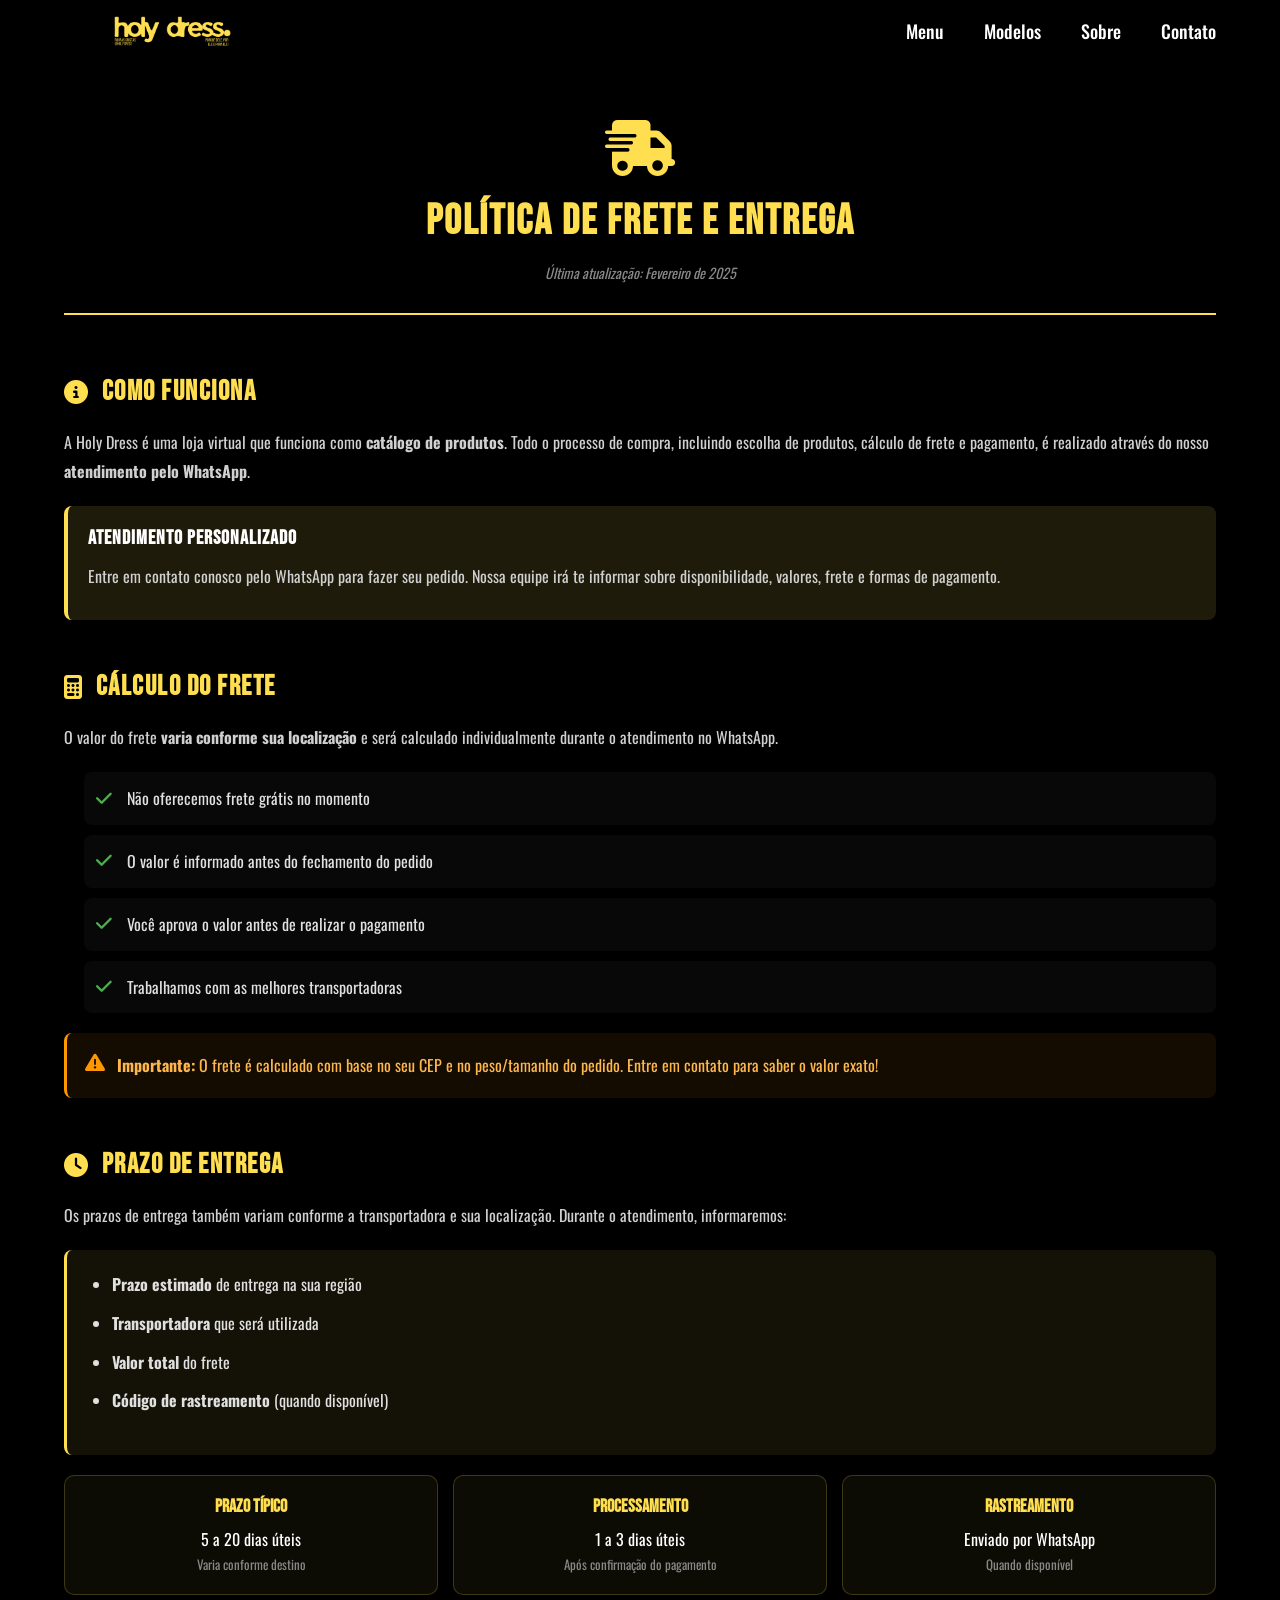
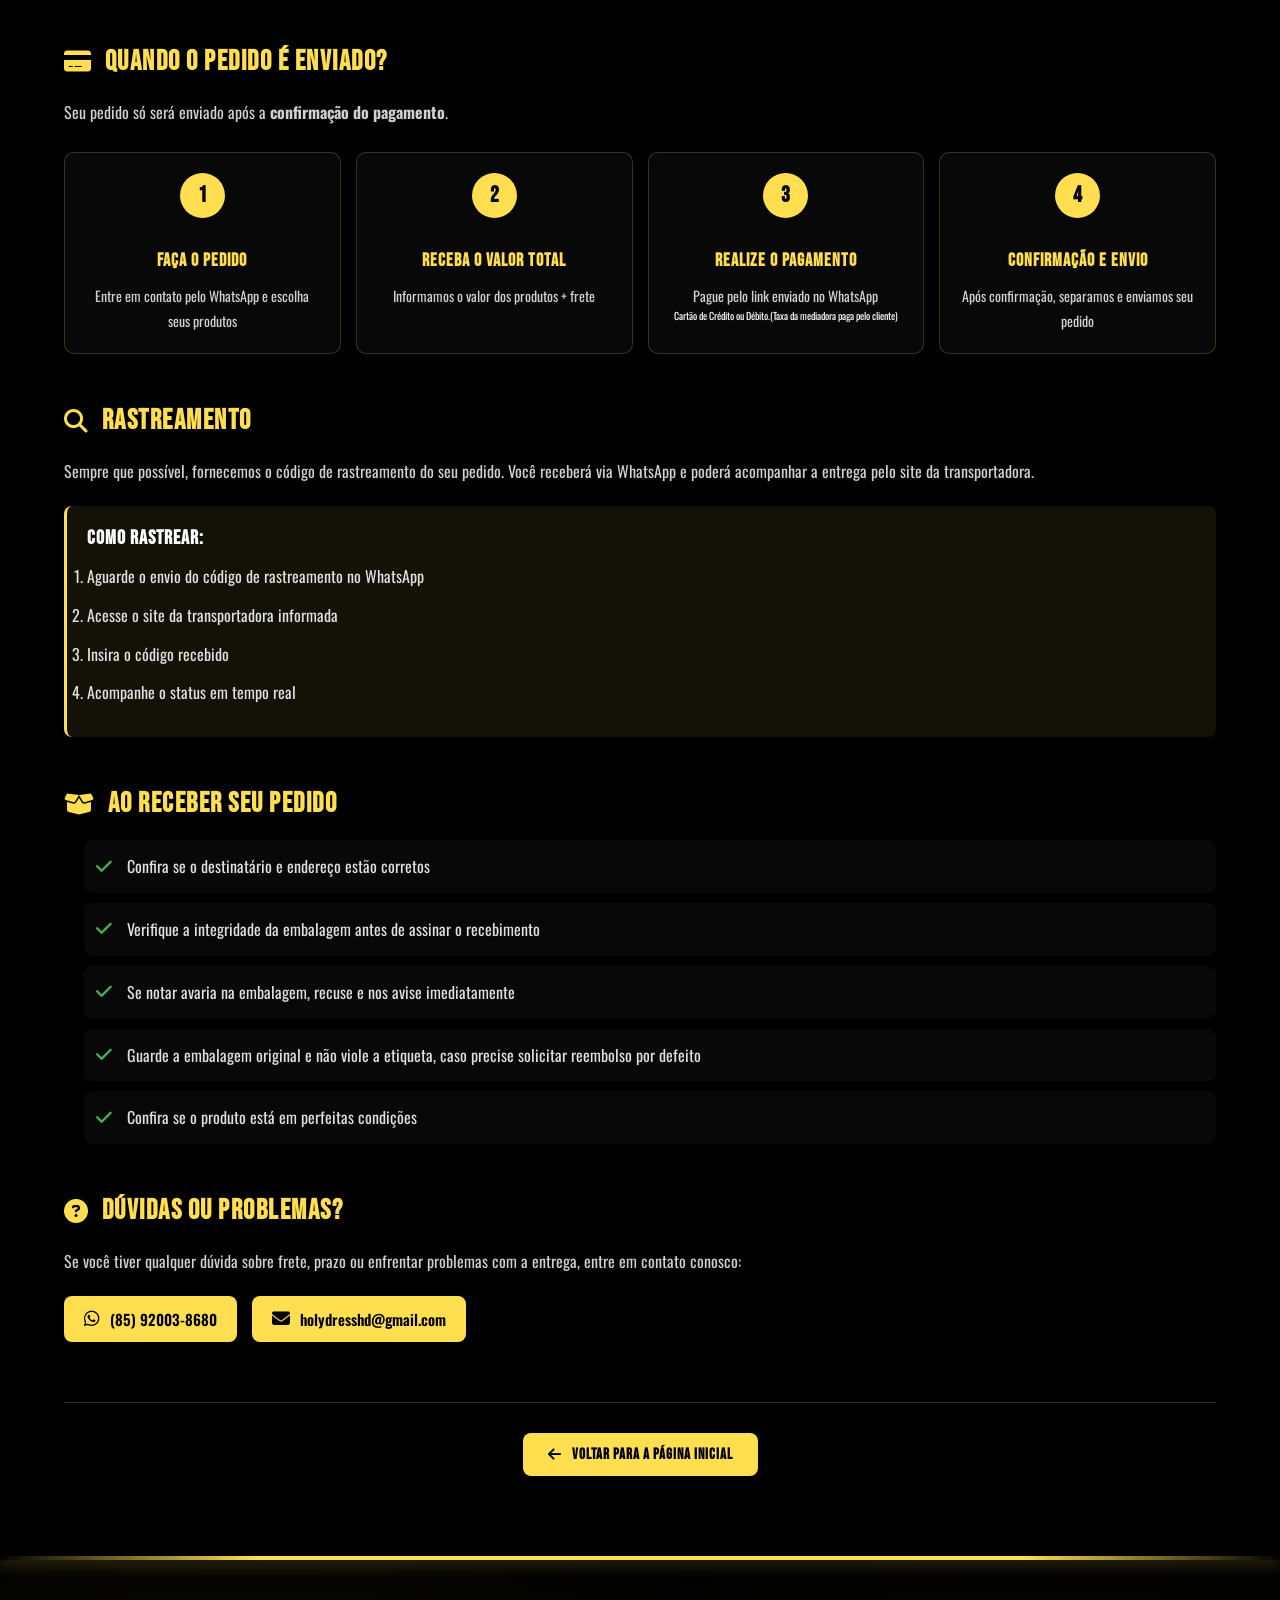
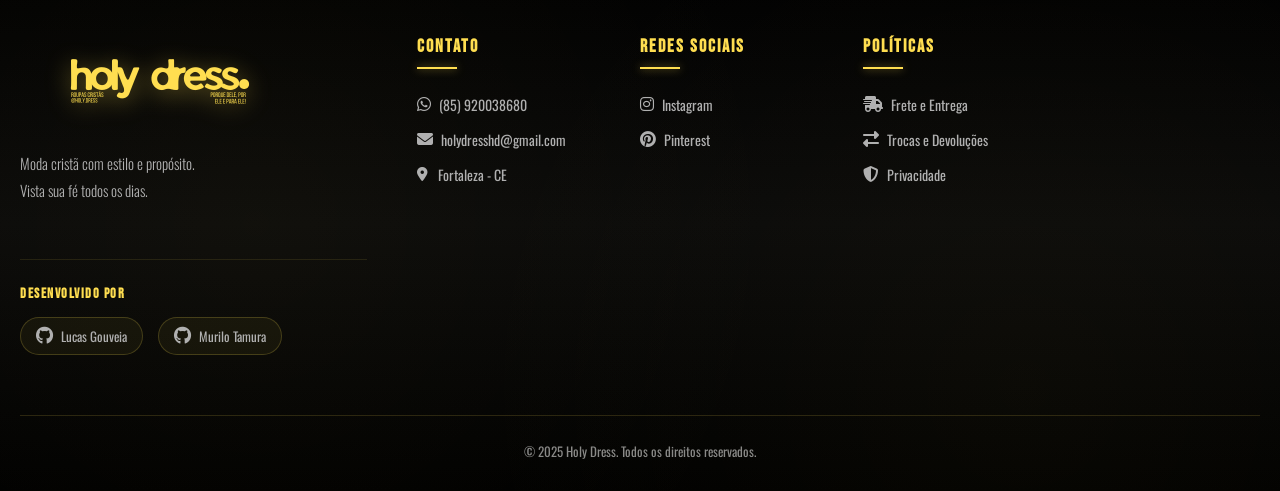
<file: Menu/politica-frete.html>
<!DOCTYPE html>
<html lang="pt-br">

<head>
    <meta charset="UTF-8">
    <meta name="viewport" content="width=device-width, initial-scale=1.0">
    <link rel="stylesheet" href="https://cdnjs.cloudflare.com/ajax/libs/font-awesome/6.5.2/css/all.min.css">
    <link href='https://unpkg.com/boxicons@2.1.4/css/boxicons.min.css' rel='stylesheet'>
    <link rel="stylesheet" href="./styles/header.css">
    <link rel="stylesheet" href="./styles/footer.css">
    <link rel="stylesheet" href="./styles/politicas.css">
    <script src="./scripts/header.js" defer></script>
    <title>Política de Frete - Holy Dress</title>
    <link rel="icon" type="image/png" href="./images/favicon.png">
</head>

<body class="policy-page">
    <header class="dark-header">
        <a href="index.html#menu" class="logo"><img src="./images/logo.png" alt="" height="30px"></a>

        <div class="header-right">
            <i class='bx bx-menu' id="menu-icon"></i>
            
            <nav>
                <a href="index.html#menu">Menu</a>
                <a href="index.html#modelos">Modelos</a>
                <a href="index.html#about">Sobre</a>
                <a href="index.html#contato">Contato</a>
            </nav>
        </div>
    </header>

    <main class="policy-content">
        <div class="policy-container">
            <div class="policy-header">
                <i class="fas fa-shipping-fast policy-icon"></i>
                <h1>Política de Frete e Entrega</h1>
                <p class="policy-date">Última atualização: Fevereiro de 2025</p>
            </div>

            <section class="policy-section">
                <h2><i class="fas fa-info-circle"></i> Como Funciona</h2>
                <p>A Holy Dress é uma loja virtual que funciona como <strong>catálogo de produtos</strong>. Todo o processo de compra, incluindo escolha de produtos, cálculo de frete e pagamento, é realizado através do nosso <strong>atendimento pelo WhatsApp</strong>.</p>
                
                <div class="info-box highlight">
                    <h3>Atendimento Personalizado</h3>
                    <p>Entre em contato conosco pelo WhatsApp para fazer seu pedido. Nossa equipe irá te informar sobre disponibilidade, valores, frete e formas de pagamento.</p>
                </div>
            </section>

            <section class="policy-section">
                <h2><i class="fas fa-calculator"></i> Cálculo do Frete</h2>
                <p>O valor do frete <strong>varia conforme sua localização</strong> e será calculado individualmente durante o atendimento no WhatsApp.</p>
                
                <ul class="checklist">
                    <li><i class="fas fa-check"></i> Não oferecemos frete grátis no momento</li>
                    <li><i class="fas fa-check"></i> O valor é informado antes do fechamento do pedido</li>
                    <li><i class="fas fa-check"></i> Você aprova o valor antes de realizar o pagamento</li>
                    <li><i class="fas fa-check"></i> Trabalhamos com as melhores transportadoras</li>
                </ul>

                <div class="warning-box">
                    <i class="fas fa-exclamation-triangle"></i>
                    <p><strong>Importante:</strong> O frete é calculado com base no seu CEP e no peso/tamanho do pedido. Entre em contato para saber o valor exato!</p>
                </div>
            </section>

            <section class="policy-section">
                <h2><i class="fas fa-clock"></i> Prazo de Entrega</h2>
                <p>Os prazos de entrega também variam conforme a transportadora e sua localização. Durante o atendimento, informaremos:</p>
                
                <div class="info-box">
                    <ul>
                        <li><strong>Prazo estimado</strong> de entrega na sua região</li>
                        <li><strong>Transportadora</strong> que será utilizada</li>
                        <li><strong>Valor total</strong> do frete</li>
                        <li><strong>Código de rastreamento</strong> (quando disponível)</li>
                    </ul>
                </div>

                <div class="region-info">
                    <div class="region-card">
                        <h4>Prazo Típico</h4>
                        <p>5 a 20 dias úteis</p>
                        <small style="color: #888; font-size: 13px;">Varia conforme destino</small>
                    </div>
                    <div class="region-card">
                        <h4>Processamento</h4>
                        <p>1 a 3 dias úteis</p>
                        <small style="color: #888; font-size: 13px;">Após confirmação do pagamento</small>
                    </div>
                    <div class="region-card">
                        <h4>Rastreamento</h4>
                        <p>Enviado por WhatsApp</p>
                        <small style="color: #888; font-size: 13px;">Quando disponível</small>
                    </div>
                </div>
            </section>

            <section class="policy-section">
                <h2><i class="fas fa-credit-card"></i> Quando o Pedido é Enviado?</h2>
                <p>Seu pedido só será enviado após a <strong>confirmação do pagamento</strong>.</p>
                
                <div class="steps-container">
                    <div class="step-card">
                        <div class="step-number">1</div>
                        <h3>Faça o Pedido</h3>
                        <p>Entre em contato pelo WhatsApp e escolha seus produtos</p>
                    </div>

                    <div class="step-card">
                        <div class="step-number">2</div>
                        <h3>Receba o Valor Total</h3>
                        <p>Informamos o valor dos produtos + frete</p>
                    </div>

                    <div class="step-card">
                        <div class="step-number">3</div>
                        <h3>Realize o Pagamento</h3>
                        <p>Pague pelo link enviado no WhatsApp</p>
                        <p2>Cartão de Crédito ou Débito.(Taxa da mediadora paga pelo cliente)</p2>
                    </div>

                    <div class="step-card">
                        <div class="step-number">4</div>
                        <h3>Confirmação e Envio</h3>
                        <p>Após confirmação, separamos e enviamos seu pedido</p>
                    </div>
                </div>
            </section>

            <section class="policy-section">
                <h2><i class="fas fa-search"></i> Rastreamento</h2>
                <p>Sempre que possível, fornecemos o código de rastreamento do seu pedido. Você receberá via WhatsApp e poderá acompanhar a entrega pelo site da transportadora.</p>
                
                <div class="info-box">
                    <h3>Como Rastrear:</h3>
                    <ol>
                        <li>Aguarde o envio do código de rastreamento no WhatsApp</li>
                        <li>Acesse o site da transportadora informada</li>
                        <li>Insira o código recebido</li>
                        <li>Acompanhe o status em tempo real</li>
                    </ol>
                </div>
            </section>

            <section class="policy-section">
                <h2><i class="fas fa-box-open"></i> Ao Receber seu Pedido</h2>
                <ul class="checklist">
                    <li><i class="fas fa-check"></i> Confira se o destinatário e endereço estão corretos</li>
                    <li><i class="fas fa-check"></i> Verifique a integridade da embalagem antes de assinar o recebimento</li>
                    <li><i class="fas fa-check"></i> Se notar avaria na embalagem, recuse e nos avise imediatamente</li>
                    <li><i class="fas fa-check"></i> Guarde a embalagem original e não viole a etiqueta, caso precise solicitar reembolso por defeito</li>
                    <li><i class="fas fa-check"></i> Confira se o produto está em perfeitas condições</li>
                </ul>
            </section>

            <section class="policy-section">
                <h2><i class="fas fa-question-circle"></i> Dúvidas ou Problemas?</h2>
                <p>Se você tiver qualquer dúvida sobre frete, prazo ou enfrentar problemas com a entrega, entre em contato conosco:</p>
                
                <div class="contact-info">
                    <a href="https://wa.me/5585920038680" class="contact-link" target="_blank">
                        <i class="fab fa-whatsapp"></i>
                        (85) 92003-8680
                    </a>
                    <a class="contact-link">
                        <i class="fas fa-envelope"></i>
                        holydresshd@gmail.com
                    </a>
                </div>

            </section>

            <div class="back-link">
                <a href="index.html#menu">
                    <i class="fas fa-arrow-left"></i> Voltar para a Página Inicial
                </a>
            </div>
        </div>
    </main>

    <footer class="footer">
        <div class="footer-container">
            
            <!-- Coluna da Marca -->
            <div class="footer-brand">
                <div class="footer-logo-container">
                    <a href="index.html#menu" class="logo"><img src="./images/logo.png" alt="" height="30px"></a>
                    <p class="footer-tagline">
                        Moda cristã com estilo e propósito.<br>
                        Vista sua fé todos os dias.
                    </p>
                </div>
                
                <!-- Seção de Criadores -->
                <div class="footer-creators">
                    <h4>Desenvolvido por</h4>
                    <div class="creators-links">
                        <a href="https://github.com/lucaspgouv" target="_blank" class="creator-link">
                            <i class="fab fa-github"></i>
                            Lucas Gouveia
                        </a>
                        <a href="https://github.com/MuriloTamura" target="_blank" class="creator-link">
                            <i class="fab fa-github"></i>
                            Murilo Tamura
                        </a>
                    </div>
                </div>
            </div>

            <!-- Contato -->
            <div class="footer-col">
                <h3>Contato</h3>
                <ul>
                    <li>
                        <a href="https://wa.me/5585920038680" target="_blank">
                            <i class="fab fa-whatsapp"></i>
                            (85) 920038680
                        </a>
                    </li>
                    <li>
                        <a href="mailto:contato@holydress.com">
                            <i class="fas fa-envelope"></i>
                            holydresshd@gmail.com
                        </a>
                    </li>
                    <li>
                        <i class="fas fa-map-marker-alt"></i>
                        Fortaleza - CE
                    </li>
                </ul>
            </div>

            <!-- Redes Sociais -->
            <div class="footer-col">
                <h3>Redes Sociais</h3>
                <ul>
                    <li>
                        <a href="https://www.instagram.com/holy.dress?igsh=MW1lMXl2MDc5dTJwNA==" target="_blank">
                            <i class="fab fa-instagram"></i>
                            Instagram
                        </a>
                    </li>
                    <li>
                        <a href="https://br.pinterest.com/holydresshd/" target="_blank">
                            <i class="fab fa-pinterest"></i>
                            Pinterest
                        </a>
                    </li>
                </ul>
            </div>

            <!-- Políticas -->
            <div class="footer-col">
                <h3>Políticas</h3>
                <ul>
                    <li>
                        <a href="politica-frete.html">
                            <i class="fas fa-shipping-fast"></i>
                            Frete e Entrega
                        </a>
                    </li>
                    <li>
                        <a href="politica-troca.html">
                            <i class="fas fa-exchange-alt"></i>
                            Trocas e Devoluções
                        </a>
                    </li>
                    <li>
                        <a href="politica-privacidade.html">
                            <i class="fas fa-shield-alt"></i>
                            Privacidade
                        </a>
                    </li>
                </ul>
            </div>

        </div>

        <div class="footer-bottom">
            <p>&copy; 2025 Holy Dress. Todos os direitos reservados.</p>
        </div>
    </footer>
</body>

</html>
</file>
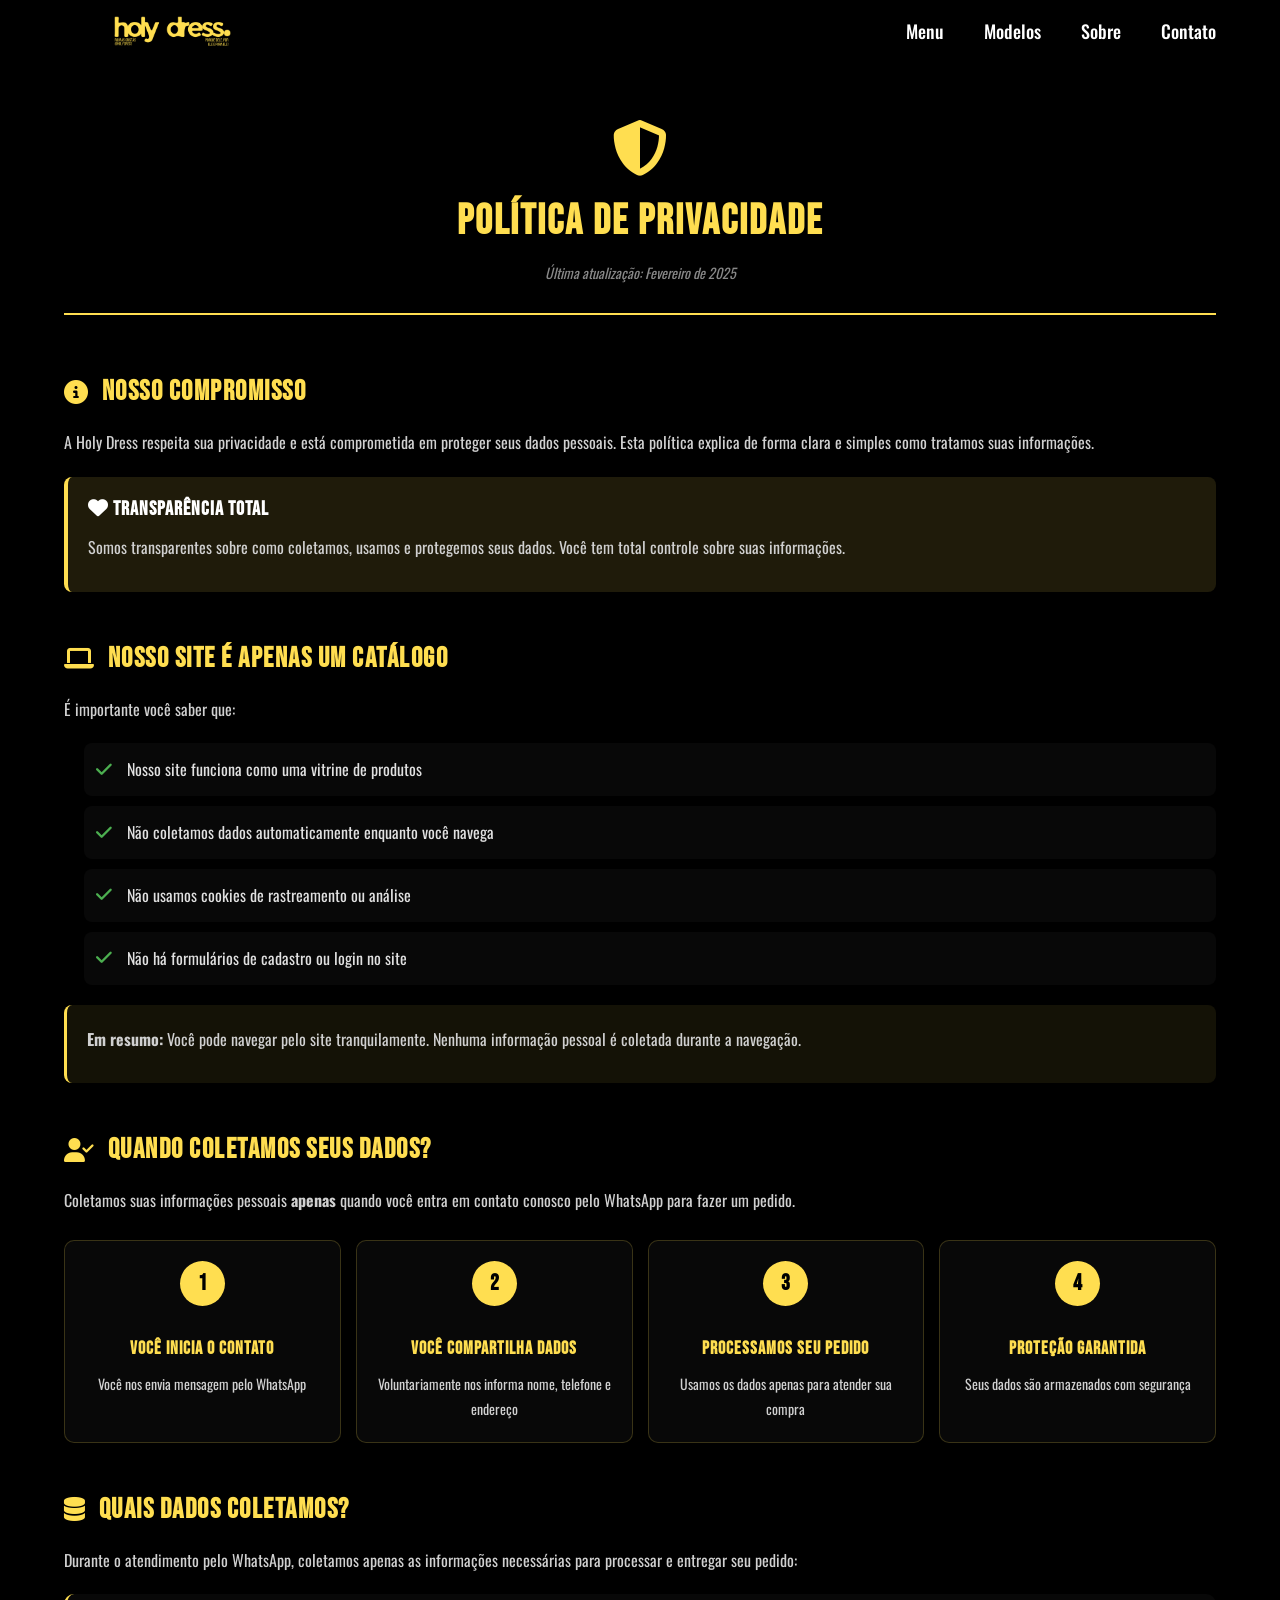
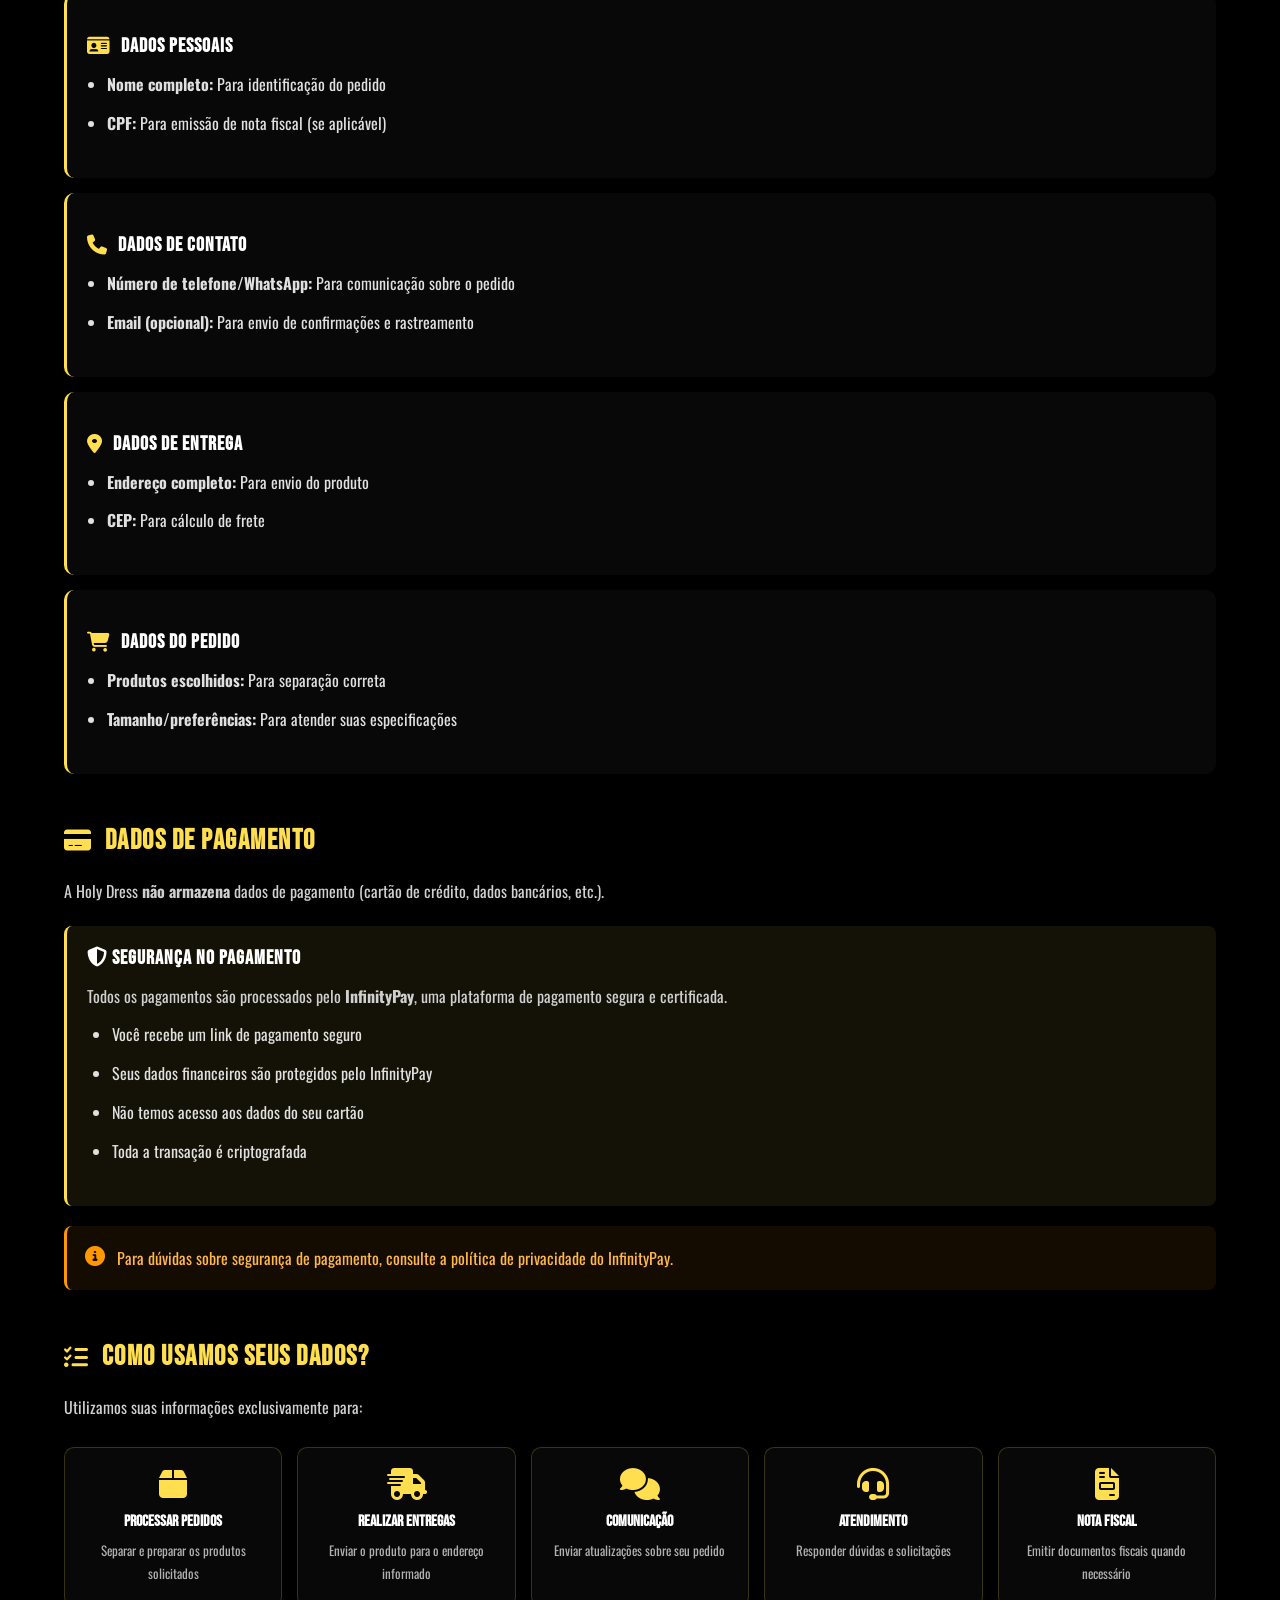
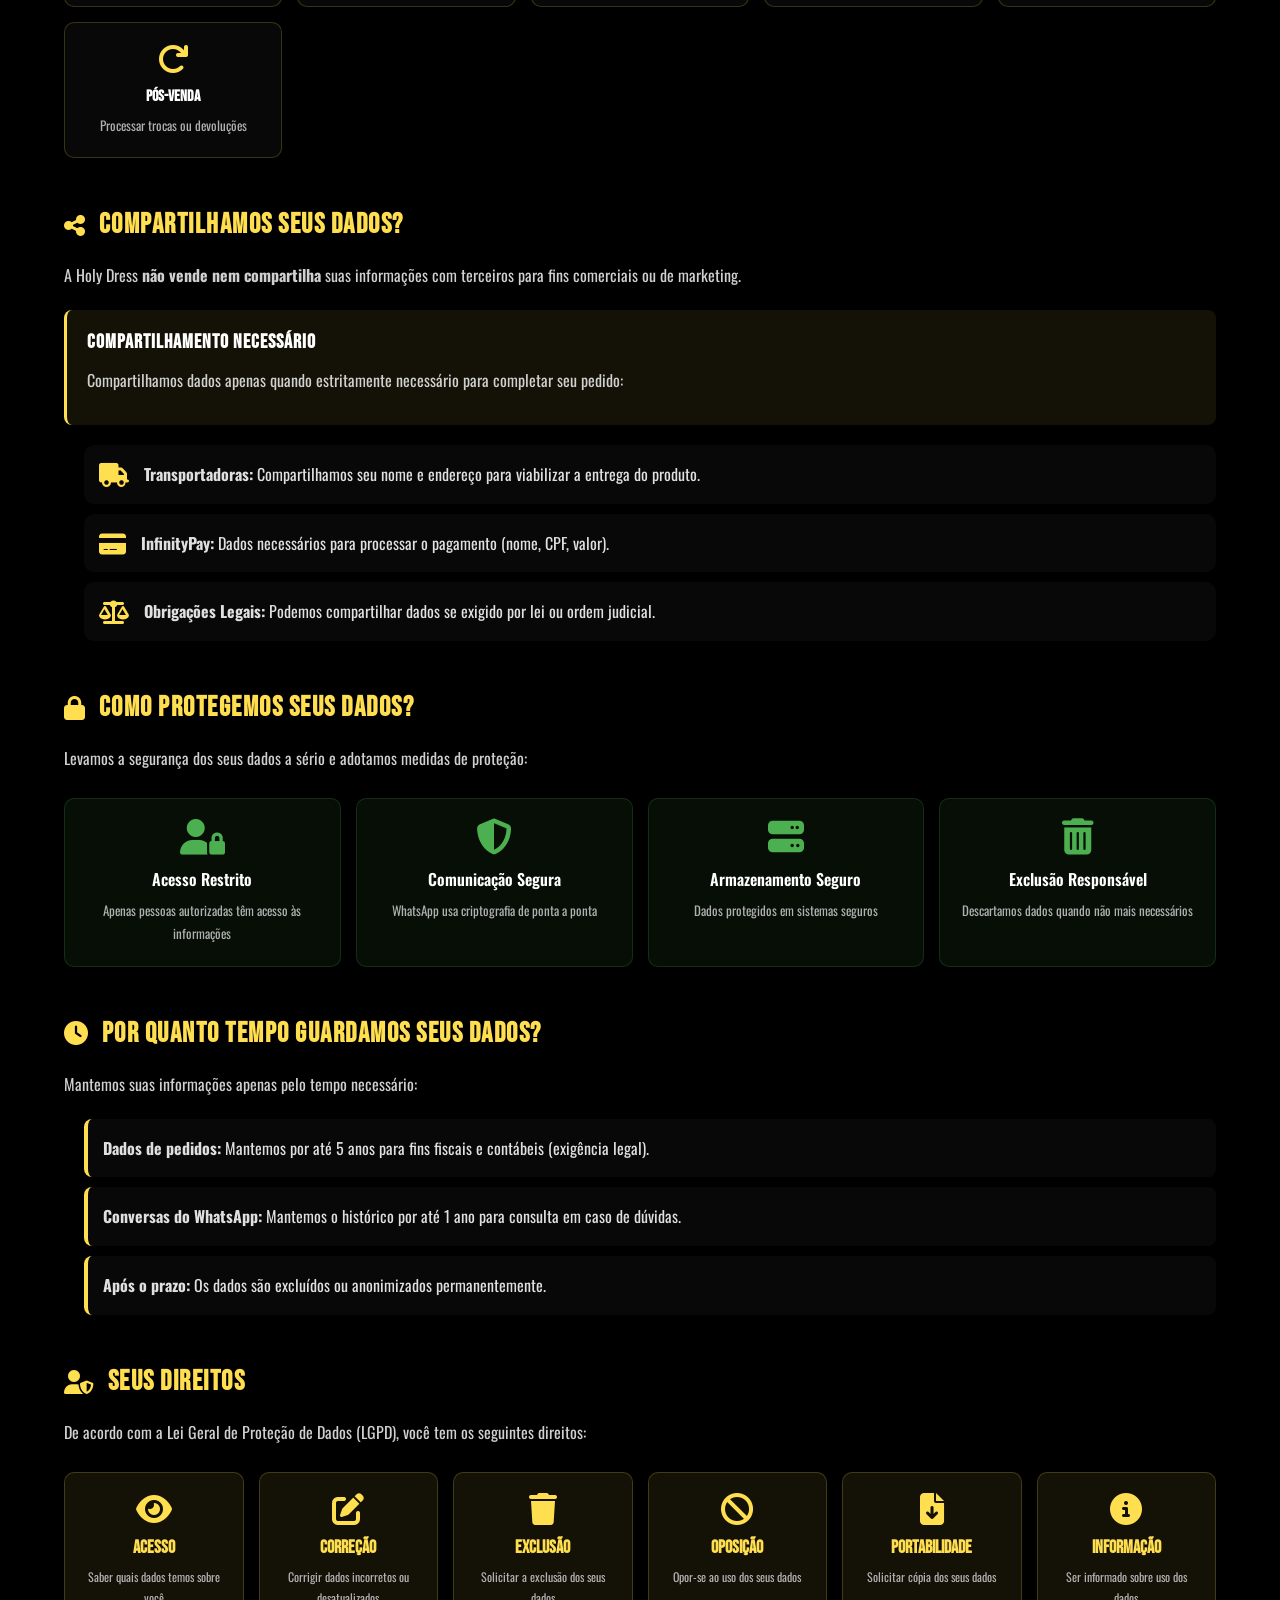
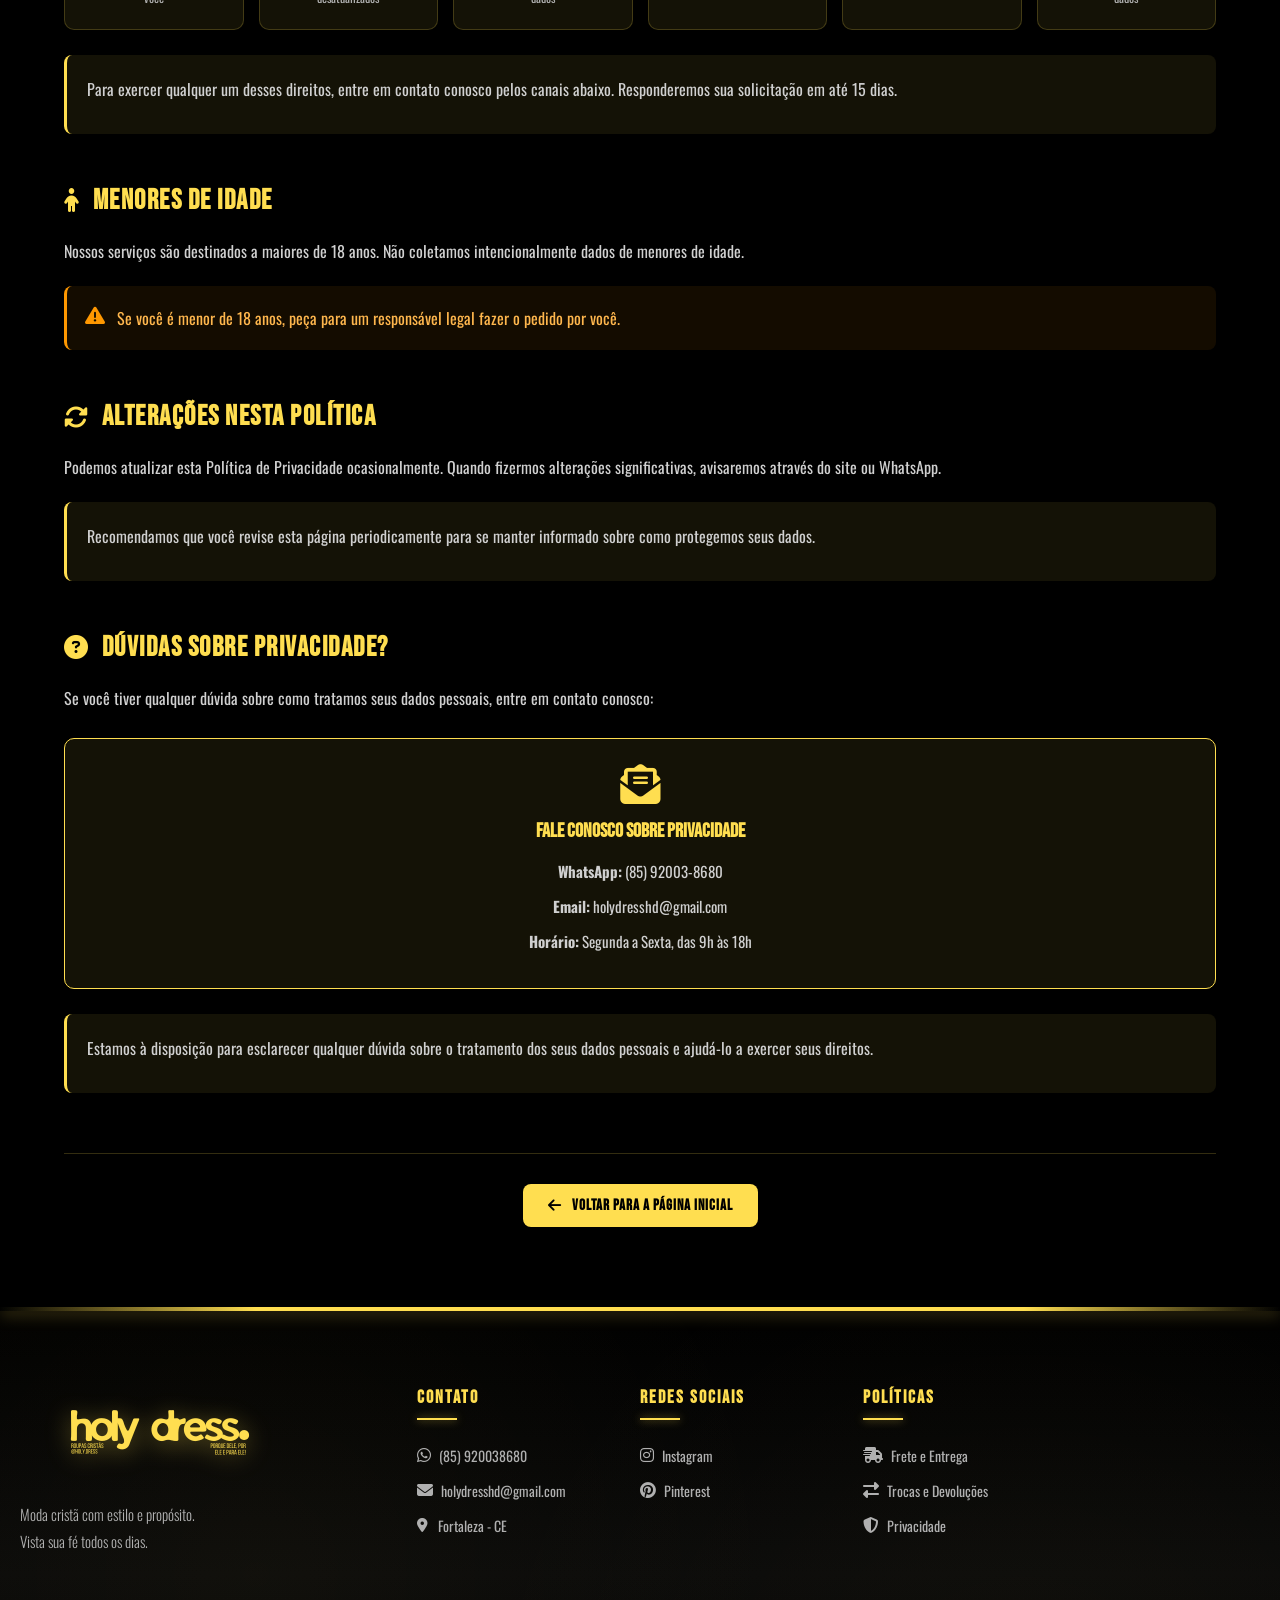
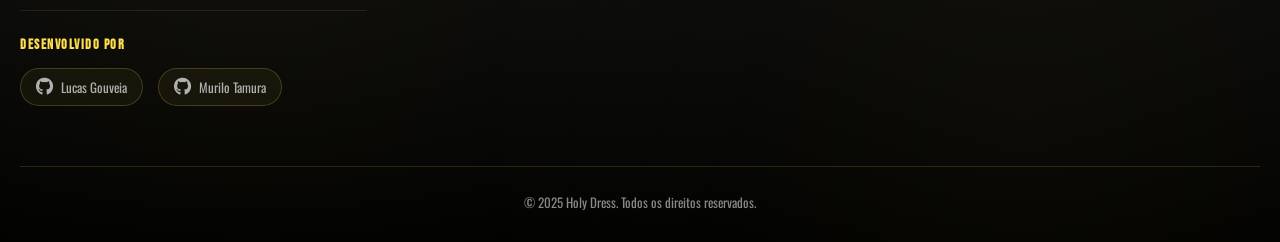
<file: Menu/politica-privacidade.html>
<!DOCTYPE html>
<html lang="pt-br">

<head>
    <meta charset="UTF-8">
    <meta name="viewport" content="width=device-width, initial-scale=1.0">
    <link rel="stylesheet" href="https://cdnjs.cloudflare.com/ajax/libs/font-awesome/6.5.2/css/all.min.css">
    <link href='https://unpkg.com/boxicons@2.1.4/css/boxicons.min.css' rel='stylesheet'>
    <link rel="stylesheet" href="./styles/header.css">
    <link rel="stylesheet" href="./styles/footer.css">
    <link rel="stylesheet" href="./styles/politicas.css">
    <script src="./scripts/header.js" defer></script>
    <title>Política de Privacidade - Holy Dress</title>
    <link rel="icon" type="image/png" href="./images/favicon.png">
</head>

<body class="policy-page">
    <header class="dark-header">
        <a href="index.html#menu" class="logo"><img src="./images/logo.png" alt="" height="30px"></a>

        <div class="header-right">
            <i class='bx bx-menu' id="menu-icon"></i>
            
            <nav>
                <a href="index.html#menu">Menu</a>
                <a href="index.html#modelos">Modelos</a>
                <a href="index.html#about">Sobre</a>
                <a href="index.html#contato">Contato</a>
            </nav>
        </div>
    </header>

    <main class="policy-content">
        <div class="policy-container">
            <div class="policy-header">
                <i class="fas fa-shield-alt policy-icon"></i>
                <h1>Política de Privacidade</h1>
                <p class="policy-date">Última atualização: Fevereiro de 2025</p>
            </div>

            <section class="policy-section">
                <h2><i class="fas fa-info-circle"></i> Nosso Compromisso</h2>
                <p>A Holy Dress respeita sua privacidade e está comprometida em proteger seus dados pessoais. Esta política explica de forma clara e simples como tratamos suas informações.</p>
                
                <div class="info-box highlight">
                    <h3><i class="fas fa-heart"></i> Transparência Total</h3>
                    <p>Somos transparentes sobre como coletamos, usamos e protegemos seus dados. Você tem total controle sobre suas informações.</p>
                </div>
            </section>

            <section class="policy-section">
                <h2><i class="fas fa-laptop"></i> Nosso Site é Apenas um Catálogo</h2>
                <p>É importante você saber que:</p>
                
                <ul class="checklist">
                    <li><i class="fas fa-check"></i> Nosso site funciona como uma vitrine de produtos</li>
                    <li><i class="fas fa-check"></i> Não coletamos dados automaticamente enquanto você navega</li>
                    <li><i class="fas fa-check"></i> Não usamos cookies de rastreamento ou análise</li>
                    <li><i class="fas fa-check"></i> Não há formulários de cadastro ou login no site</li>
                </ul>

                <div class="info-box">
                    <p><strong>Em resumo:</strong> Você pode navegar pelo site tranquilamente. Nenhuma informação pessoal é coletada durante a navegação.</p>
                </div>
            </section>

            <section class="policy-section">
                <h2><i class="fas fa-user-check"></i> Quando Coletamos Seus Dados?</h2>
                <p>Coletamos suas informações pessoais <strong>apenas</strong> quando você entra em contato conosco pelo WhatsApp para fazer um pedido.</p>
                
                <div class="steps-container">
                    <div class="step-card">
                        <div class="step-number">1</div>
                        <h3>Você Inicia o Contato</h3>
                        <p>Você nos envia mensagem pelo WhatsApp</p>
                    </div>

                    <div class="step-card">
                        <div class="step-number">2</div>
                        <h3>Você Compartilha Dados</h3>
                        <p>Voluntariamente nos informa nome, telefone e endereço</p>
                    </div>

                    <div class="step-card">
                        <div class="step-number">3</div>
                        <h3>Processamos seu Pedido</h3>
                        <p>Usamos os dados apenas para atender sua compra</p>
                    </div>

                    <div class="step-card">
                        <div class="step-number">4</div>
                        <h3>Proteção Garantida</h3>
                        <p>Seus dados são armazenados com segurança</p>
                    </div>
                </div>
            </section>

            <section class="policy-section">
                <h2><i class="fas fa-database"></i> Quais Dados Coletamos?</h2>
                <p>Durante o atendimento pelo WhatsApp, coletamos apenas as informações necessárias para processar e entregar seu pedido:</p>
                
                <div class="data-category">
                    <h3><i class="fas fa-id-card"></i> Dados Pessoais</h3>
                    <ul>
                        <li><strong>Nome completo:</strong> Para identificação do pedido</li>
                        <li><strong>CPF:</strong> Para emissão de nota fiscal (se aplicável)</li>
                    </ul>
                </div>

                <div class="data-category">
                    <h3><i class="fas fa-phone"></i> Dados de Contato</h3>
                    <ul>
                        <li><strong>Número de telefone/WhatsApp:</strong> Para comunicação sobre o pedido</li>
                        <li><strong>Email (opcional):</strong> Para envio de confirmações e rastreamento</li>
                    </ul>
                </div>

                <div class="data-category">
                    <h3><i class="fas fa-map-marker-alt"></i> Dados de Entrega</h3>
                    <ul>
                        <li><strong>Endereço completo:</strong> Para envio do produto</li>
                        <li><strong>CEP:</strong> Para cálculo de frete</li>
                    </ul>
                </div>

                <div class="data-category">
                    <h3><i class="fas fa-shopping-cart"></i> Dados do Pedido</h3>
                    <ul>
                        <li><strong>Produtos escolhidos:</strong> Para separação correta</li>
                        <li><strong>Tamanho/preferências:</strong> Para atender suas especificações</li>
                    </ul>
                </div>
            </section>

            <section class="policy-section">
                <h2><i class="fas fa-credit-card"></i> Dados de Pagamento</h2>
                <p>A Holy Dress <strong>não armazena</strong> dados de pagamento (cartão de crédito, dados bancários, etc.).</p>
                
                <div class="info-box">
                    <h3><i class="fas fa-shield-alt"></i> Segurança no Pagamento</h3>
                    <p>Todos os pagamentos são processados pelo <strong>InfinityPay</strong>, uma plataforma de pagamento segura e certificada.</p>
                    <ul>
                        <li>Você recebe um link de pagamento seguro</li>
                        <li>Seus dados financeiros são protegidos pelo InfinityPay</li>
                        <li>Não temos acesso aos dados do seu cartão</li>
                        <li>Toda a transação é criptografada</li>
                    </ul>
                </div>

                <div class="warning-box">
                    <i class="fas fa-info-circle"></i>
                    <p>Para dúvidas sobre segurança de pagamento, consulte a política de privacidade do InfinityPay.</p>
                </div>
            </section>

            <section class="policy-section">
                <h2><i class="fas fa-tasks"></i> Como Usamos Seus Dados?</h2>
                <p>Utilizamos suas informações exclusivamente para:</p>
                
                <div class="purpose-grid">
                    <div class="purpose-card">
                        <i class="fas fa-box"></i>
                        <h4>Processar Pedidos</h4>
                        <p>Separar e preparar os produtos solicitados</p>
                    </div>

                    <div class="purpose-card">
                        <i class="fas fa-shipping-fast"></i>
                        <h4>Realizar Entregas</h4>
                        <p>Enviar o produto para o endereço informado</p>
                    </div>

                    <div class="purpose-card">
                        <i class="fas fa-comments"></i>
                        <h4>Comunicação</h4>
                        <p>Enviar atualizações sobre seu pedido</p>
                    </div>

                    <div class="purpose-card">
                        <i class="fas fa-headset"></i>
                        <h4>Atendimento</h4>
                        <p>Responder dúvidas e solicitações</p>
                    </div>

                    <div class="purpose-card">
                        <i class="fas fa-file-invoice"></i>
                        <h4>Nota Fiscal</h4>
                        <p>Emitir documentos fiscais quando necessário</p>
                    </div>

                    <div class="purpose-card">
                        <i class="fas fa-redo"></i>
                        <h4>Pós-venda</h4>
                        <p>Processar trocas ou devoluções</p>
                    </div>
                </div>
            </section>

            <section class="policy-section">
                <h2><i class="fas fa-share-alt"></i> Compartilhamos Seus Dados?</h2>
                <p>A Holy Dress <strong>não vende nem compartilha</strong> suas informações com terceiros para fins comerciais ou de marketing.</p>
                
                <div class="info-box">
                    <h3>Compartilhamento Necessário</h3>
                    <p>Compartilhamos dados apenas quando estritamente necessário para completar seu pedido:</p>
                </div>

                <ul class="sharing-list">
                    <li>
                        <i class="fas fa-truck"></i>
                        <div>
                            <strong>Transportadoras:</strong> Compartilhamos seu nome e endereço para viabilizar a entrega do produto.
                        </div>
                    </li>
                    <li>
                        <i class="fas fa-credit-card"></i>
                        <div>
                            <strong>InfinityPay:</strong> Dados necessários para processar o pagamento (nome, CPF, valor).
                        </div>
                    </li>
                    <li>
                        <i class="fas fa-balance-scale"></i>
                        <div>
                            <strong>Obrigações Legais:</strong> Podemos compartilhar dados se exigido por lei ou ordem judicial.
                        </div>
                    </li>
                </ul>
            </section>

            <section class="policy-section">
                <h2><i class="fas fa-lock"></i> Como Protegemos Seus Dados?</h2>
                <p>Levamos a segurança dos seus dados a sério e adotamos medidas de proteção:</p>
                
                <div class="security-grid">
                    <div class="security-item">
                        <i class="fas fa-user-lock"></i>
                        <h4>Acesso Restrito</h4>
                        <p>Apenas pessoas autorizadas têm acesso às informações</p>
                    </div>

                    <div class="security-item">
                        <i class="fas fa-shield-alt"></i>
                        <h4>Comunicação Segura</h4>
                        <p>WhatsApp usa criptografia de ponta a ponta</p>
                    </div>

                    <div class="security-item">
                        <i class="fas fa-server"></i>
                        <h4>Armazenamento Seguro</h4>
                        <p>Dados protegidos em sistemas seguros</p>
                    </div>

                    <div class="security-item">
                        <i class="fas fa-trash-alt"></i>
                        <h4>Exclusão Responsável</h4>
                        <p>Descartamos dados quando não mais necessários</p>
                    </div>
                </div>
            </section>

            <section class="policy-section">
                <h2><i class="fas fa-clock"></i> Por Quanto Tempo Guardamos Seus Dados?</h2>
                <p>Mantemos suas informações apenas pelo tempo necessário:</p>
                
                <ul class="retention-list">
                    <li>
                        <strong>Dados de pedidos:</strong> Mantemos por até 5 anos para fins fiscais e contábeis (exigência legal).
                    </li>
                    <li>
                        <strong>Conversas do WhatsApp:</strong> Mantemos o histórico por até 1 ano para consulta em caso de dúvidas.
                    </li>
                    <li>
                        <strong>Após o prazo:</strong> Os dados são excluídos ou anonimizados permanentemente.
                    </li>
                </ul>
            </section>

            <section class="policy-section">
                <h2><i class="fas fa-user-shield"></i> Seus Direitos</h2>
                <p>De acordo com a Lei Geral de Proteção de Dados (LGPD), você tem os seguintes direitos:</p>
                
                <div class="rights-container">
                    <div class="right-card">
                        <i class="fas fa-eye"></i>
                        <h4>Acesso</h4>
                        <p>Saber quais dados temos sobre você</p>
                    </div>

                    <div class="right-card">
                        <i class="fas fa-edit"></i>
                        <h4>Correção</h4>
                        <p>Corrigir dados incorretos ou desatualizados</p>
                    </div>

                    <div class="right-card">
                        <i class="fas fa-trash"></i>
                        <h4>Exclusão</h4>
                        <p>Solicitar a exclusão dos seus dados</p>
                    </div>

                    <div class="right-card">
                        <i class="fas fa-ban"></i>
                        <h4>Oposição</h4>
                        <p>Opor-se ao uso dos seus dados</p>
                    </div>

                    <div class="right-card">
                        <i class="fas fa-file-download"></i>
                        <h4>Portabilidade</h4>
                        <p>Solicitar cópia dos seus dados</p>
                    </div>

                    <div class="right-card">
                        <i class="fas fa-info-circle"></i>
                        <h4>Informação</h4>
                        <p>Ser informado sobre uso dos dados</p>
                    </div>
                </div>

                <div class="info-box">
                    <p>Para exercer qualquer um desses direitos, entre em contato conosco pelos canais abaixo. Responderemos sua solicitação em até 15 dias.</p>
                </div>
            </section>

            <section class="policy-section">
                <h2><i class="fas fa-child"></i> Menores de Idade</h2>
                <p>Nossos serviços são destinados a maiores de 18 anos. Não coletamos intencionalmente dados de menores de idade.</p>
                
                <div class="warning-box">
                    <i class="fas fa-exclamation-triangle"></i>
                    <p>Se você é menor de 18 anos, peça para um responsável legal fazer o pedido por você.</p>
                </div>
            </section>

            <section class="policy-section">
                <h2><i class="fas fa-sync-alt"></i> Alterações nesta Política</h2>
                <p>Podemos atualizar esta Política de Privacidade ocasionalmente. Quando fizermos alterações significativas, avisaremos através do site ou WhatsApp.</p>
                
                <div class="info-box">
                    <p>Recomendamos que você revise esta página periodicamente para se manter informado sobre como protegemos seus dados.</p>
                </div>
            </section>

            <section class="policy-section">
                <h2><i class="fas fa-question-circle"></i> Dúvidas sobre Privacidade?</h2>
                <p>Se você tiver qualquer dúvida sobre como tratamos seus dados pessoais, entre em contato conosco:</p>
                
                <div class="contact-dpo">
                    <div class="dpo-info">
                        <i class="fas fa-envelope-open-text"></i>
                        <h4>Fale Conosco sobre Privacidade</h4>
                        <p><strong>WhatsApp:</strong> (85) 92003-8680</p>
                        <p><strong>Email:</strong> holydresshd@gmail.com</p>
                        <p><strong>Horário:</strong> Segunda a Sexta, das 9h às 18h</p>
                    </div>
                </div>

                <div class="info-box">
                    <p>Estamos à disposição para esclarecer qualquer dúvida sobre o tratamento dos seus dados pessoais e ajudá-lo a exercer seus direitos.</p>
                </div>
            </section>

            <div class="back-link">
                <a href="index.html#menu">
                    <i class="fas fa-arrow-left"></i> Voltar para a Página Inicial
                </a>
            </div>
        </div>
    </main>

    <footer class="footer">
        <div class="footer-container">
            
            <!-- Coluna da Marca -->
            <div class="footer-brand">
                <div class="footer-logo-container">
                    <a href="index.html#menu" class="logo"><img src="./images/logo.png" alt="" height="30px"></a>
                    <p class="footer-tagline">
                        Moda cristã com estilo e propósito.<br>
                        Vista sua fé todos os dias.
                    </p>
                </div>
                
                <!-- Seção de Criadores -->
                <div class="footer-creators">
                    <h4>Desenvolvido por</h4>
                    <div class="creators-links">
                        <a href="https://github.com/lucaspgouv" target="_blank" class="creator-link">
                            <i class="fab fa-github"></i>
                            Lucas Gouveia
                        </a>
                        <a href="https://github.com/MuriloTamura" target="_blank" class="creator-link">
                            <i class="fab fa-github"></i>
                            Murilo Tamura
                        </a>
                    </div>
                </div>
            </div>

            <!-- Contato -->
            <div class="footer-col">
                <h3>Contato</h3>
                <ul>
                    <li>
                        <a href="https://wa.me/5585920038680" target="_blank">
                            <i class="fab fa-whatsapp"></i>
                            (85) 920038680
                        </a>
                    </li>
                    <li>
                        <a href="mailto:contato@holydress.com">
                            <i class="fas fa-envelope"></i>
                            holydresshd@gmail.com
                        </a>
                    </li>
                    <li>
                        <i class="fas fa-map-marker-alt"></i>
                        Fortaleza - CE
                    </li>
                </ul>
            </div>

            <!-- Redes Sociais -->
            <div class="footer-col">
                <h3>Redes Sociais</h3>
                <ul>
                    <li>
                        <a href="https://www.instagram.com/holy.dress?igsh=MW1lMXl2MDc5dTJwNA==" target="_blank">
                            <i class="fab fa-instagram"></i>
                            Instagram
                        </a>
                    </li>
                    <li>
                        <a href="https://br.pinterest.com/holydresshd/" target="_blank">
                            <i class="fab fa-pinterest"></i>
                            Pinterest
                        </a>
                    </li>
                </ul>
            </div>

            <!-- Políticas -->
            <div class="footer-col">
                <h3>Políticas</h3>
                <ul>
                    <li>
                        <a href="politica-frete.html">
                            <i class="fas fa-shipping-fast"></i>
                            Frete e Entrega
                        </a>
                    </li>
                    <li>
                        <a href="politica-troca.html">
                            <i class="fas fa-exchange-alt"></i>
                            Trocas e Devoluções
                        </a>
                    </li>
                    <li>
                        <a href="politica-privacidade.html">
                            <i class="fas fa-shield-alt"></i>
                            Privacidade
                        </a>
                    </li>
                </ul>
            </div>

        </div>

        <div class="footer-bottom">
            <p>&copy; 2025 Holy Dress. Todos os direitos reservados.</p>
        </div>
    </footer>
</body>

</html>
</file>
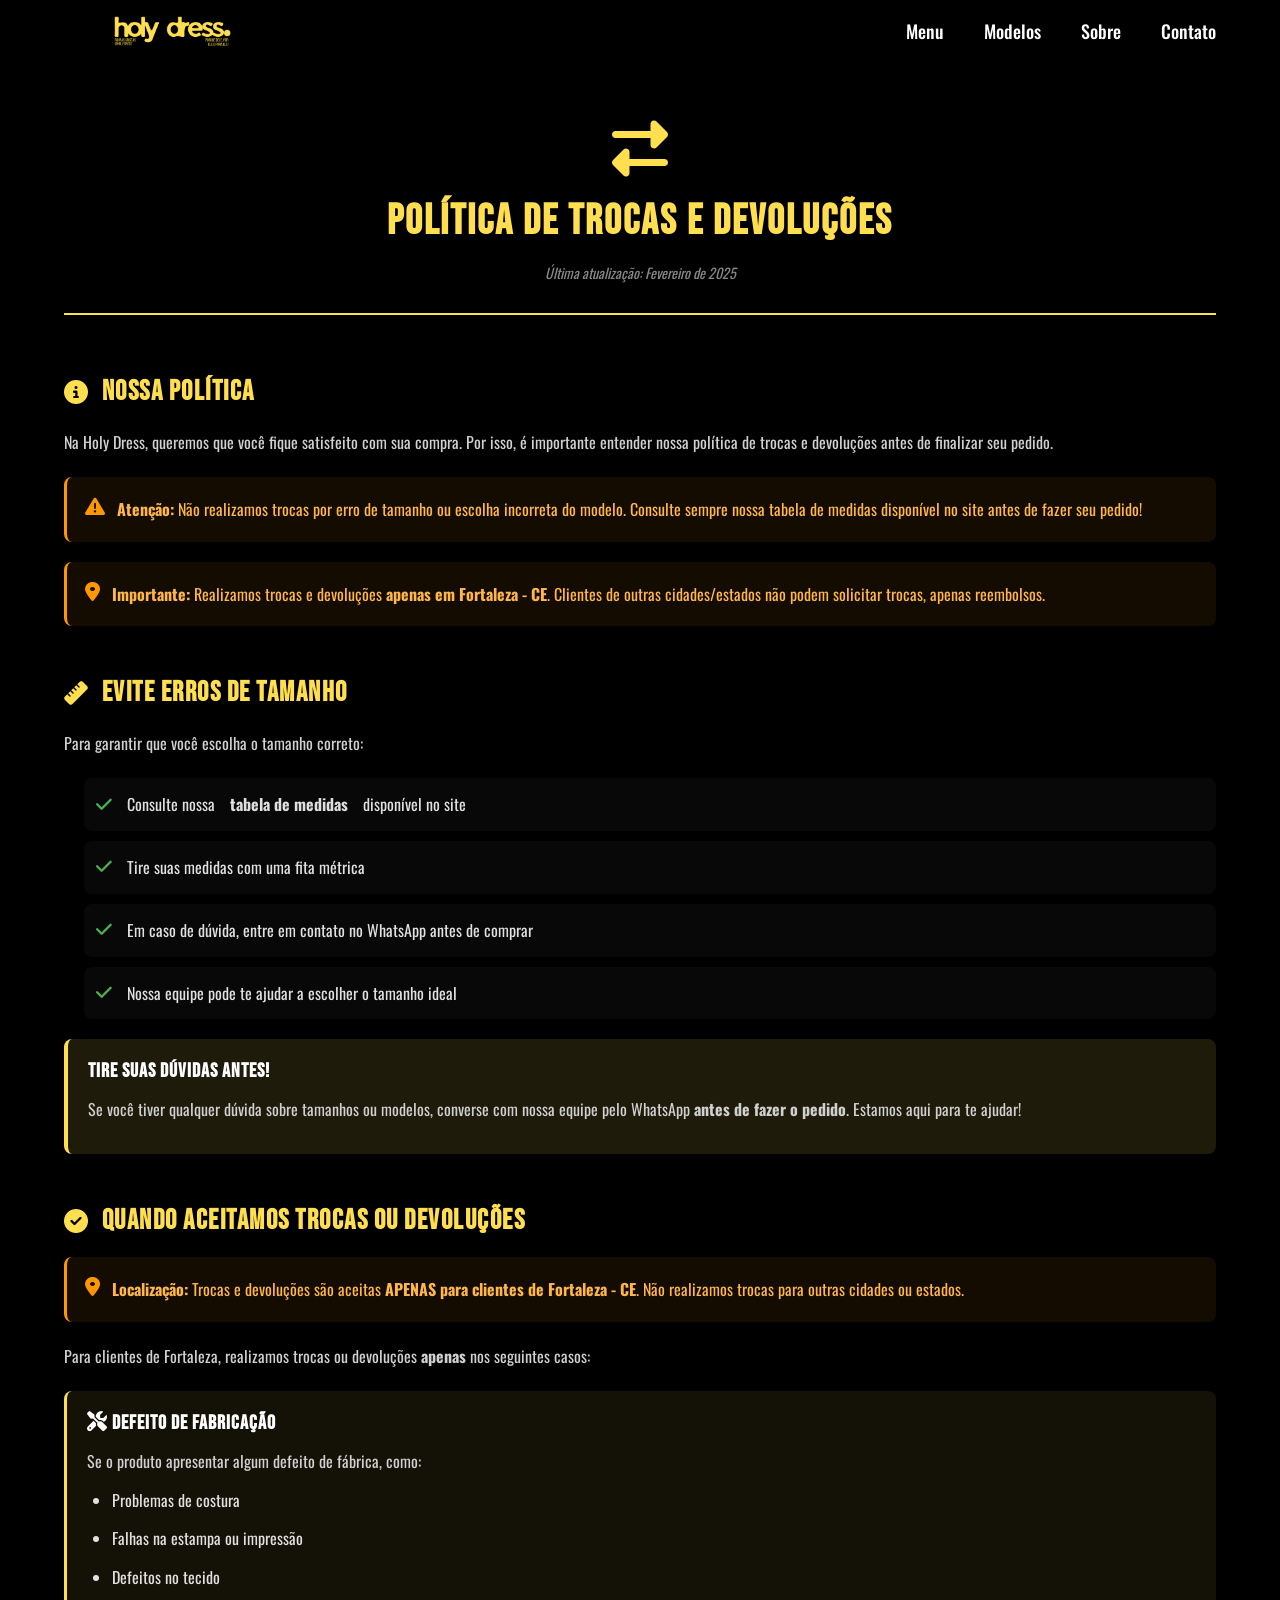
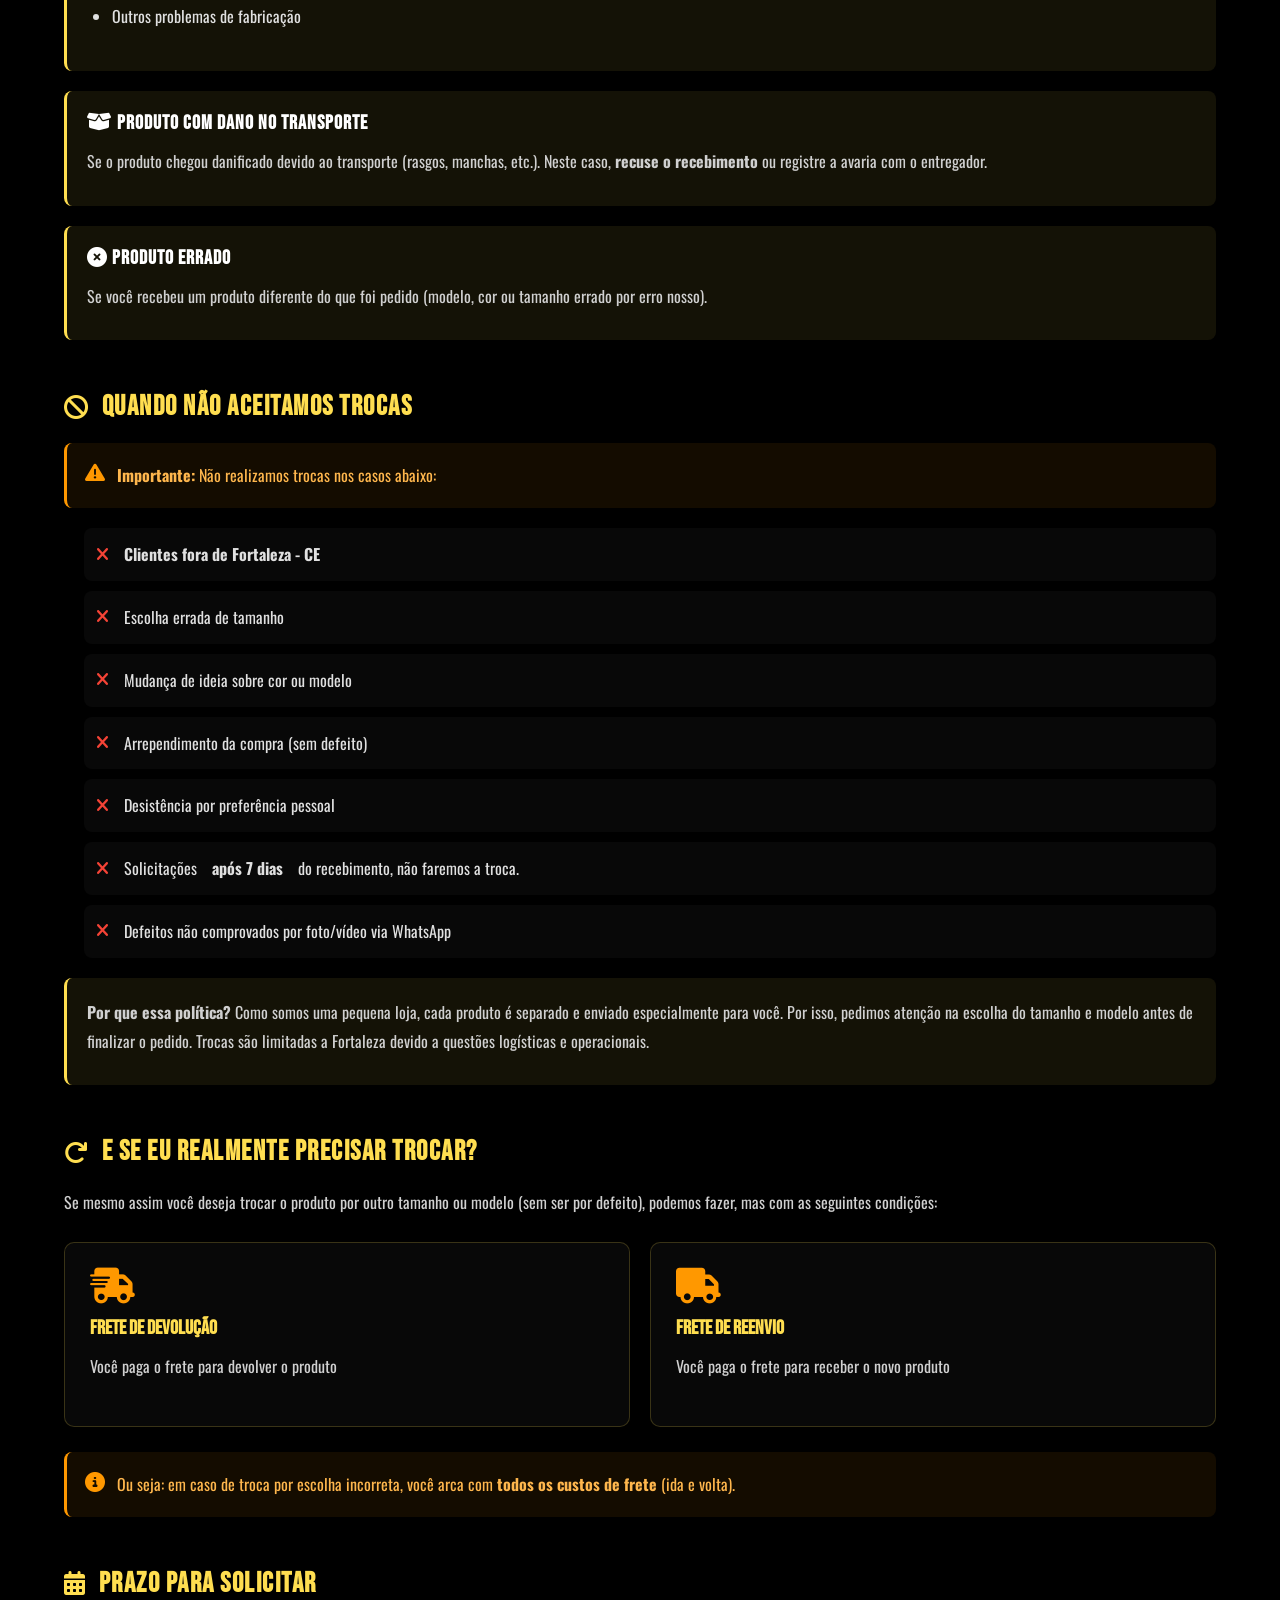
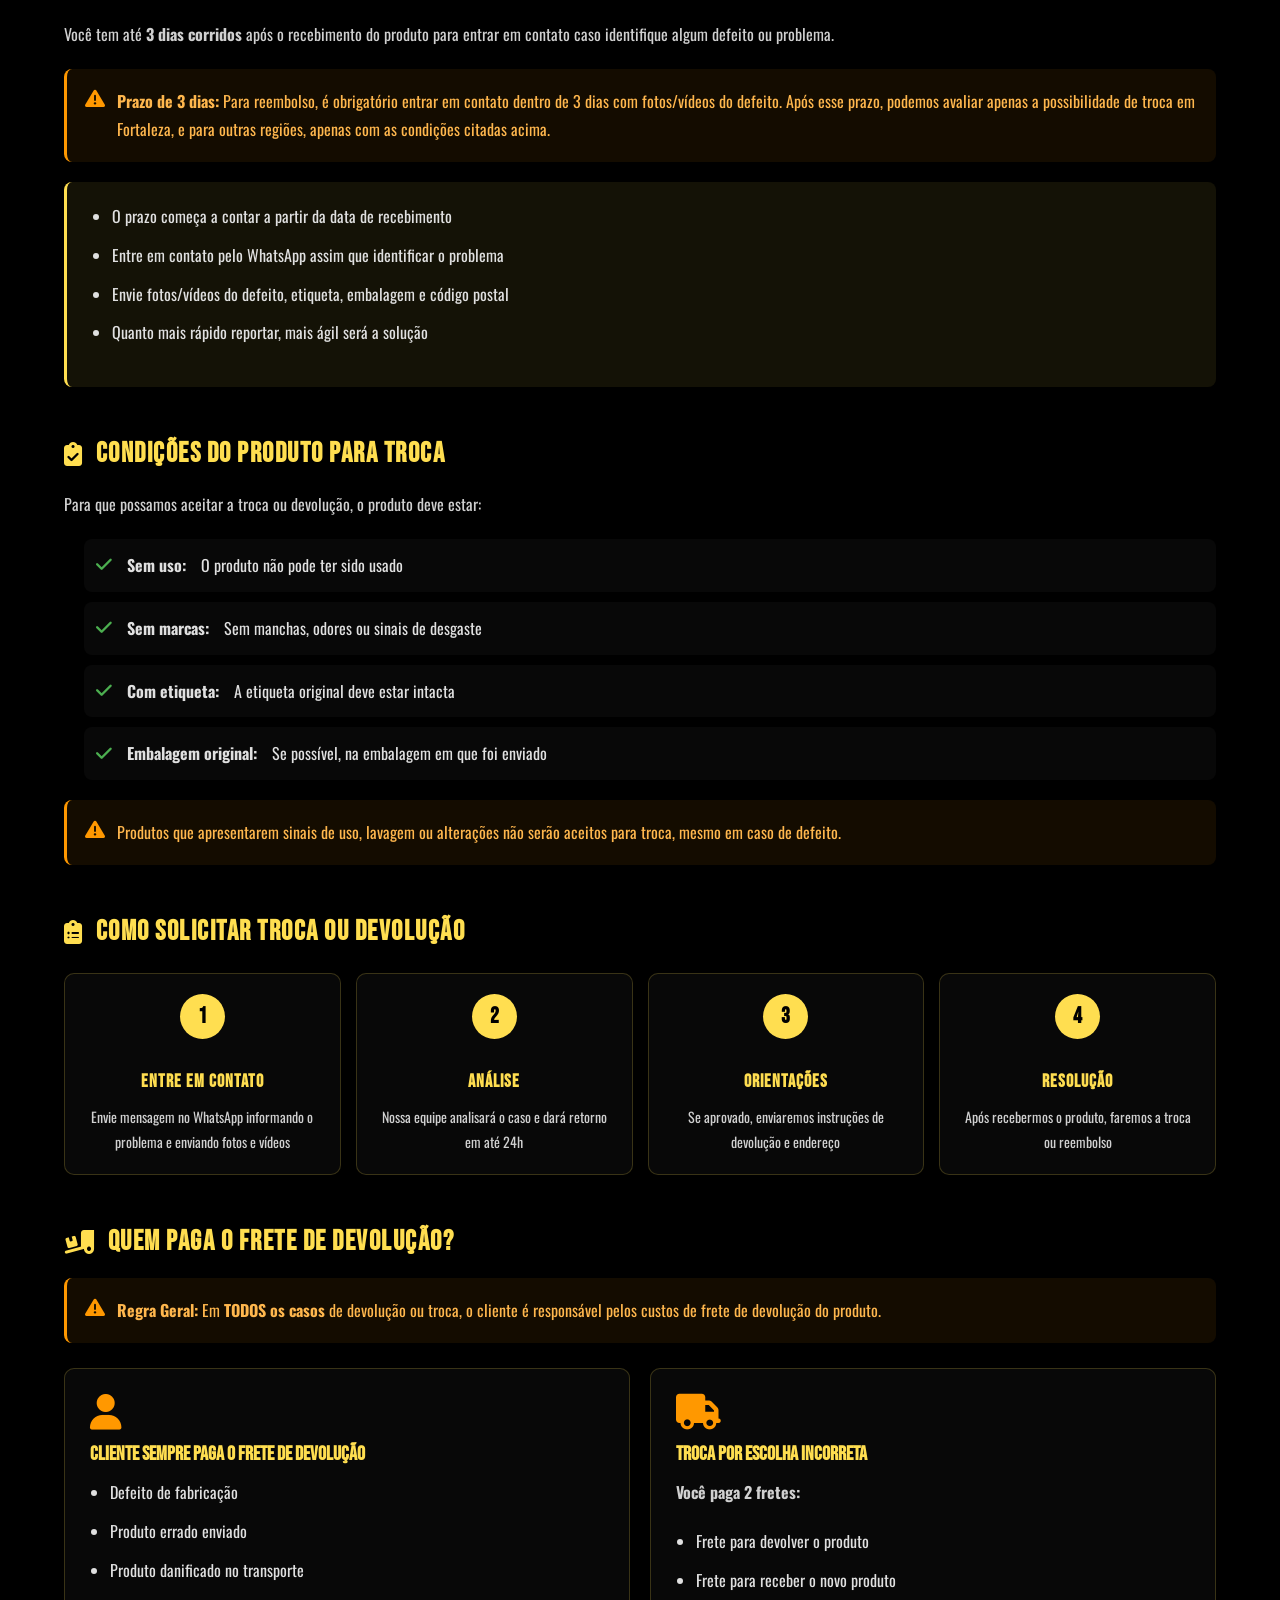
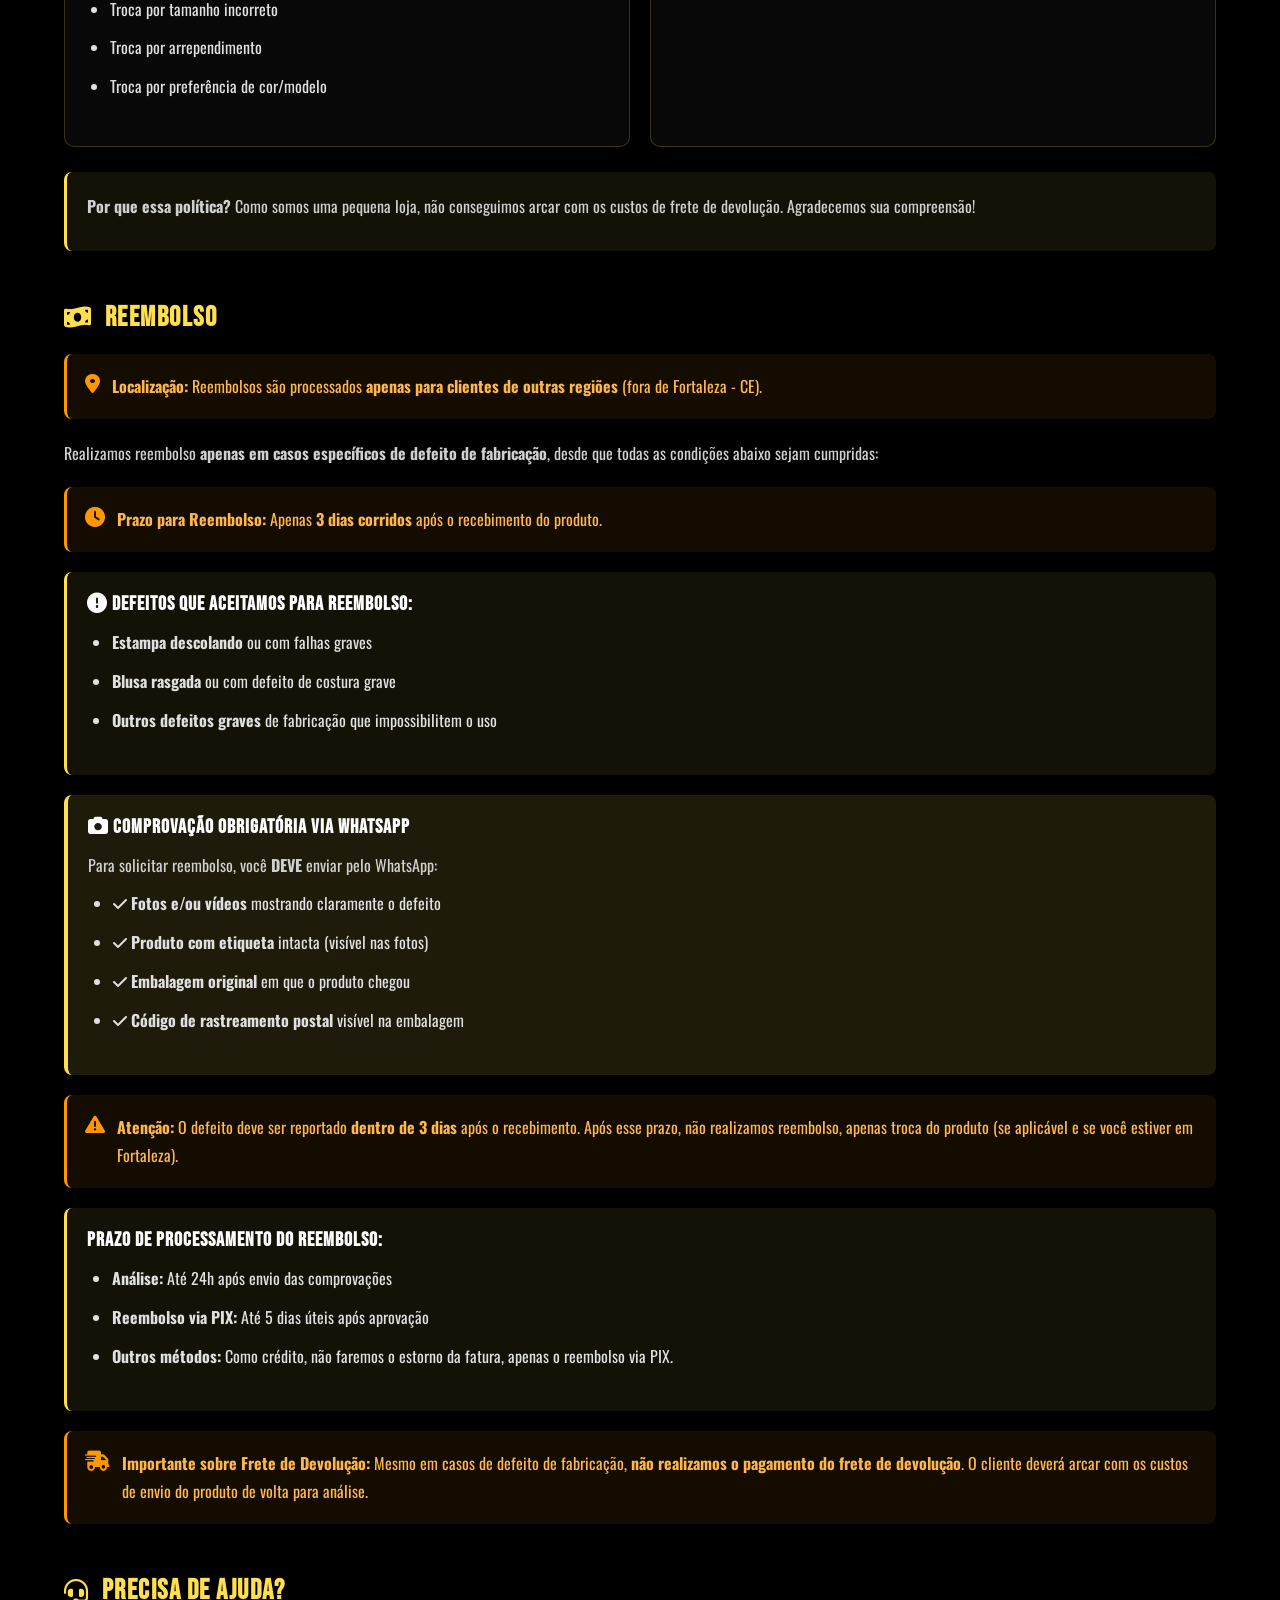
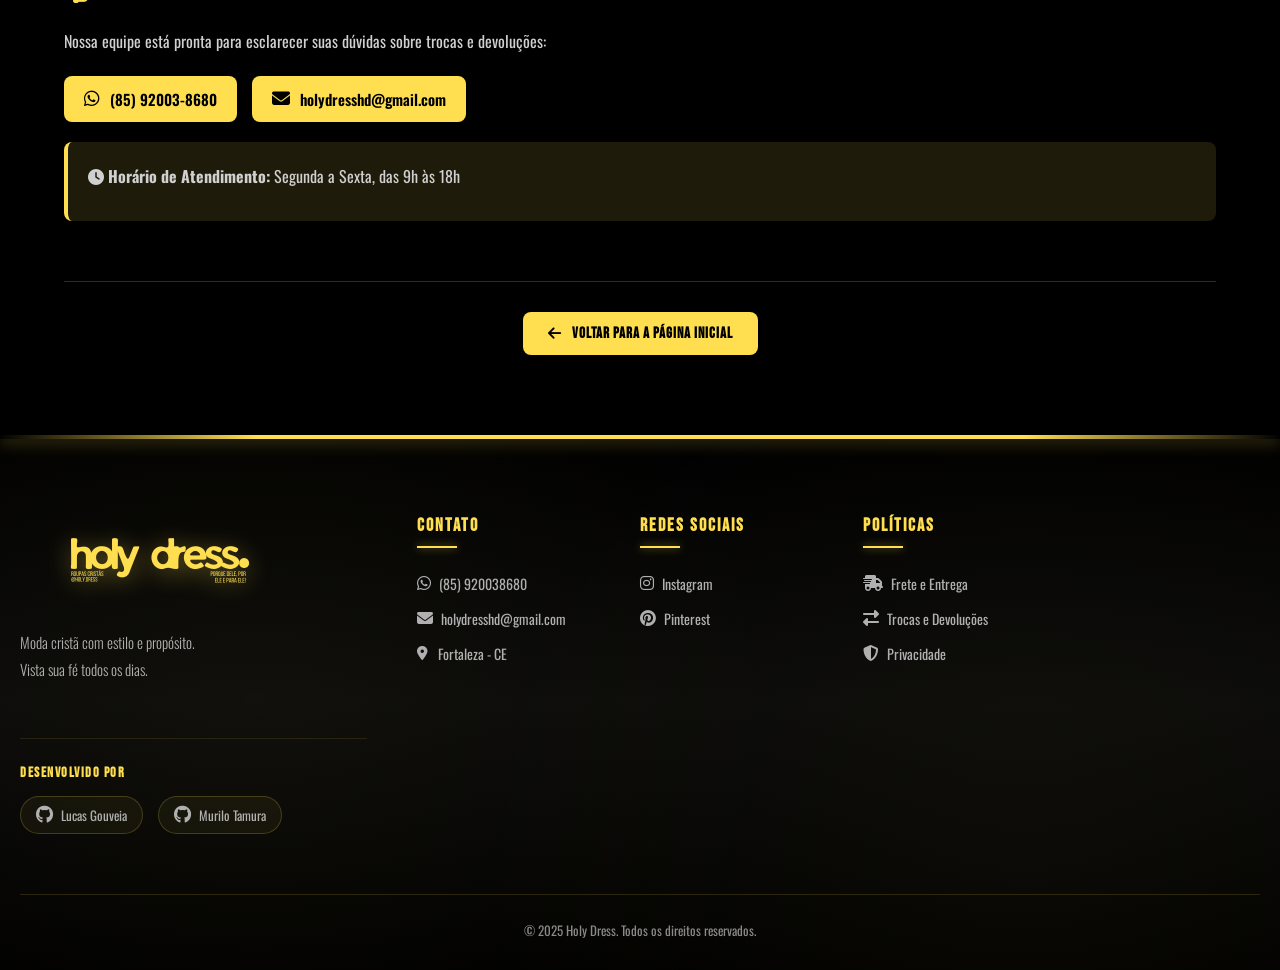
<file: Menu/politica-troca.html>
<!DOCTYPE html>
<html lang="pt-br">

<head>
    <meta charset="UTF-8">
    <meta name="viewport" content="width=device-width, initial-scale=1.0">
    <link rel="stylesheet" href="https://cdnjs.cloudflare.com/ajax/libs/font-awesome/6.5.2/css/all.min.css">
    <link href='https://unpkg.com/boxicons@2.1.4/css/boxicons.min.css' rel='stylesheet'>
    <link rel="stylesheet" href="./styles/header.css">
    <link rel="stylesheet" href="./styles/footer.css">
    <link rel="stylesheet" href="./styles/politicas.css">
    <script src="./scripts/header.js" defer></script>
    <title>Política de Trocas e Devoluções - Holy Dress</title>
    <link rel="icon" type="image/png" href="./images/favicon.png">
</head>

<body class="policy-page">
    <header class="dark-header">
        <a href="index.html#menu" class="logo"><img src="./images/logo.png" alt="" height="30px"></a>

        <div class="header-right">
            <i class='bx bx-menu' id="menu-icon"></i>
            
            <nav>
                <a href="index.html#menu">Menu</a>
                <a href="index.html#modelos">Modelos</a>
                <a href="index.html#about">Sobre</a>
                <a href="index.html#contato">Contato</a>
            </nav>
        </div>
    </header>

    <main class="policy-content">
        <div class="policy-container">
            <div class="policy-header">
                <i class="fas fa-exchange-alt policy-icon"></i>
                <h1>Política de Trocas e Devoluções</h1>
                <p class="policy-date">Última atualização: Fevereiro de 2025</p>
            </div>

            <section class="policy-section">
                <h2><i class="fas fa-info-circle"></i> Nossa Política</h2>
                <p>Na Holy Dress, queremos que você fique satisfeito com sua compra. Por isso, é importante entender nossa política de trocas e devoluções antes de finalizar seu pedido.</p>
                
                <div class="warning-box">
                    <i class="fas fa-exclamation-triangle"></i>
                    <p><strong>Atenção:</strong> Não realizamos trocas por erro de tamanho ou escolha incorreta do modelo. Consulte sempre nossa tabela de medidas disponível no site antes de fazer seu pedido!</p>
                </div>

                <div class="warning-box">
                    <i class="fas fa-map-marker-alt"></i>
                    <p><strong>Importante:</strong> Realizamos trocas e devoluções <strong>apenas em Fortaleza - CE</strong>. Clientes de outras cidades/estados não podem solicitar trocas, apenas reembolsos.</p>
                </div>
            </section>

            <section class="policy-section">
                <h2><i class="fas fa-ruler"></i> Evite Erros de Tamanho</h2>
                <p>Para garantir que você escolha o tamanho correto:</p>
                
                <ul class="checklist">
                    <li><i class="fas fa-check"></i> Consulte nossa <strong>tabela de medidas</strong> disponível no site</li>
                    <li><i class="fas fa-check"></i> Tire suas medidas com uma fita métrica</li>
                    <li><i class="fas fa-check"></i> Em caso de dúvida, entre em contato no WhatsApp antes de comprar</li>
                    <li><i class="fas fa-check"></i> Nossa equipe pode te ajudar a escolher o tamanho ideal</li>
                </ul>

                <div class="info-box highlight">
                    <h3>Tire suas Dúvidas Antes!</h3>
                    <p>Se você tiver qualquer dúvida sobre tamanhos ou modelos, converse com nossa equipe pelo WhatsApp <strong>antes de fazer o pedido</strong>. Estamos aqui para te ajudar!</p>
                </div>
            </section>

            <section class="policy-section">
                <h2><i class="fas fa-check-circle"></i> Quando Aceitamos Trocas ou Devoluções</h2>
                
                <div class="warning-box">
                    <i class="fas fa-map-marker-alt"></i>
                    <p><strong>Localização:</strong> Trocas e devoluções são aceitas <strong>APENAS para clientes de Fortaleza - CE</strong>. Não realizamos trocas para outras cidades ou estados.</p>
                </div>

                <p>Para clientes de Fortaleza, realizamos trocas ou devoluções <strong>apenas</strong> nos seguintes casos:</p>
                
                <div class="info-box">
                    <h3><i class="fas fa-tools"></i> Defeito de Fabricação</h3>
                    <p>Se o produto apresentar algum defeito de fábrica, como:</p>
                    <ul>
                        <li>Problemas de costura</li>
                        <li>Falhas na estampa ou impressão</li>
                        <li>Defeitos no tecido</li>
                        <li>Outros problemas de fabricação</li>
                    </ul>
                </div>

                <div class="info-box">
                    <h3><i class="fas fa-box-open"></i> Produto com Dano no Transporte</h3>
                    <p>Se o produto chegou danificado devido ao transporte (rasgos, manchas, etc.). Neste caso, <strong>recuse o recebimento</strong> ou registre a avaria com o entregador.</p>
                </div>

                <div class="info-box">
                    <h3><i class="fas fa-times-circle"></i> Produto Errado</h3>
                    <p>Se você recebeu um produto diferente do que foi pedido (modelo, cor ou tamanho errado por erro nosso).</p>
                </div>
            </section>

            <section class="policy-section">
                <h2><i class="fas fa-ban"></i> Quando NÃO Aceitamos Trocas</h2>
                
                <div class="warning-box">
                    <i class="fas fa-exclamation-triangle"></i>
                    <p><strong>Importante:</strong> Não realizamos trocas nos casos abaixo:</p>
                </div>

                <ul class="checklist error">
                    <li><i class="fas fa-times"></i> <strong>Clientes fora de Fortaleza - CE</strong></li>
                    <li><i class="fas fa-times"></i> Escolha errada de tamanho</li>
                    <li><i class="fas fa-times"></i> Mudança de ideia sobre cor ou modelo</li>
                    <li><i class="fas fa-times"></i> Arrependimento da compra (sem defeito)</li>
                    <li><i class="fas fa-times"></i> Desistência por preferência pessoal</li>
                    <li><i class="fas fa-times"></i> Solicitações <strong>após 7 dias</strong> do recebimento, não faremos a troca.</li>
                    <li><i class="fas fa-times"></i> Defeitos não comprovados por foto/vídeo via WhatsApp</li>
                </ul>

                <div class="info-box">
                    <p><strong>Por que essa política?</strong> Como somos uma pequena loja, cada produto é separado e enviado especialmente para você. Por isso, pedimos atenção na escolha do tamanho e modelo antes de finalizar o pedido. Trocas são limitadas a Fortaleza devido a questões logísticas e operacionais.</p>
                </div>
            </section>

            <section class="policy-section">
                <h2><i class="fas fa-redo"></i> E se Eu Realmente Precisar Trocar?</h2>
                <p>Se mesmo assim você deseja trocar o produto por outro tamanho ou modelo (sem ser por defeito), podemos fazer, mas com as seguintes condições:</p>
                
                <div class="freight-info">
                    <div class="freight-card">
                        <i class="fas fa-shipping-fast" style="color: #FF9800;"></i>
                        <h4>Frete de Devolução</h4>
                        <p>Você paga o frete para devolver o produto</p>
                    </div>

                    <div class="freight-card">
                        <i class="fas fa-truck" style="color: #FF9800;"></i>
                        <h4>Frete de Reenvio</h4>
                        <p>Você paga o frete para receber o novo produto</p>
                    </div>
                </div>

                <div class="warning-box">
                    <i class="fas fa-info-circle"></i>
                    <p>Ou seja: em caso de troca por escolha incorreta, você arca com <strong>todos os custos de frete</strong> (ida e volta).</p>
                </div>
            </section>

            <section class="policy-section">
                <h2><i class="fas fa-calendar-alt"></i> Prazo para Solicitar</h2>
                <p>Você tem até <strong>3 dias corridos</strong> após o recebimento do produto para entrar em contato caso identifique algum defeito ou problema.</p>
                
                <div class="warning-box">
                    <i class="fas fa-exclamation-triangle"></i>
                    <p><strong>Prazo de 3 dias:</strong> Para reembolso, é obrigatório entrar em contato dentro de 3 dias com fotos/vídeos do defeito. Após esse prazo, podemos avaliar apenas a possibilidade de troca em Fortaleza, e para outras regiões, apenas com as condições citadas acima.</p>
                </div>

                <div class="info-box">
                    <ul>
                        <li>O prazo começa a contar a partir da data de recebimento</li>
                        <li>Entre em contato pelo WhatsApp assim que identificar o problema</li>
                        <li>Envie fotos/vídeos do defeito, etiqueta, embalagem e código postal</li>
                        <li>Quanto mais rápido reportar, mais ágil será a solução</li>
                    </ul>
                </div>
            </section>

            <section class="policy-section">
                <h2><i class="fas fa-clipboard-check"></i> Condições do Produto para Troca</h2>
                <p>Para que possamos aceitar a troca ou devolução, o produto deve estar:</p>
                
                <ul class="checklist">
                    <li><i class="fas fa-check"></i> <strong>Sem uso:</strong> O produto não pode ter sido usado</li>
                    <li><i class="fas fa-check"></i> <strong>Sem marcas:</strong> Sem manchas, odores ou sinais de desgaste</li>
                    <li><i class="fas fa-check"></i> <strong>Com etiqueta:</strong> A etiqueta original deve estar intacta</li>
                    <li><i class="fas fa-check"></i> <strong>Embalagem original:</strong> Se possível, na embalagem em que foi enviado</li>
                </ul>

                <div class="warning-box">
                    <i class="fas fa-exclamation-triangle"></i>
                    <p>Produtos que apresentarem sinais de uso, lavagem ou alterações não serão aceitos para troca, mesmo em caso de defeito.</p>
                </div>
            </section>

            <section class="policy-section">
                <h2><i class="fas fa-clipboard-list"></i> Como Solicitar Troca ou Devolução</h2>
                
                <div class="steps-container">
                    <div class="step-card">
                        <div class="step-number">1</div>
                        <h3>Entre em Contato</h3>
                        <p>Envie mensagem no WhatsApp informando o problema e enviando fotos e vídeos</p>
                    </div>

                    <div class="step-card">
                        <div class="step-number">2</div>
                        <h3>Análise</h3>
                        <p>Nossa equipe analisará o caso e dará retorno em até 24h</p>
                    </div>

                    <div class="step-card">
                        <div class="step-number">3</div>
                        <h3>Orientações</h3>
                        <p>Se aprovado, enviaremos instruções de devolução e endereço</p>
                    </div>

                    <div class="step-card">
                        <div class="step-number">4</div>
                        <h3>Resolução</h3>
                        <p>Após recebermos o produto, faremos a troca ou reembolso</p>
                    </div>
                </div>
            </section>

            <section class="policy-section">
                <h2><i class="fas fa-truck-loading"></i> Quem Paga o Frete de Devolução?</h2>
                
                <div class="warning-box">
                    <i class="fas fa-exclamation-triangle"></i>
                    <p><strong>Regra Geral:</strong> Em <strong>TODOS os casos</strong> de devolução ou troca, o cliente é responsável pelos custos de frete de devolução do produto.</p>
                </div>

                <div class="freight-info">
                    <div class="freight-card">
                        <i class="fas fa-user" style="color: #FF9800;"></i>
                        <h4>Cliente Sempre Paga o Frete de Devolução</h4>
                        <ul>
                            <li>Defeito de fabricação</li>
                            <li>Produto errado enviado</li>
                            <li>Produto danificado no transporte</li>
                            <li>Troca por tamanho incorreto</li>
                            <li>Troca por arrependimento</li>
                            <li>Troca por preferência de cor/modelo</li>
                        </ul>
                    </div>

                    <div class="freight-card">
                        <i class="fas fa-truck" style="color: #FF9800;"></i>
                        <h4>Troca por Escolha Incorreta</h4>
                        <p><strong>Você paga 2 fretes:</strong></p>
                        <ul>
                            <li>Frete para devolver o produto</li>
                            <li>Frete para receber o novo produto</li>
                        </ul>
                    </div>
                </div>

                <div class="info-box">
                    <p><strong>Por que essa política?</strong> Como somos uma pequena loja, não conseguimos arcar com os custos de frete de devolução. Agradecemos sua compreensão!</p>
                </div>
            </section>

            <section class="policy-section">
                <h2><i class="fas fa-money-bill-wave"></i> Reembolso</h2>
                
                <div class="warning-box">
                    <i class="fas fa-map-marker-alt"></i>
                    <p><strong>Localização:</strong> Reembolsos são processados <strong>apenas para clientes de outras regiões</strong> (fora de Fortaleza - CE).</p>
                </div>

                <p>Realizamos reembolso <strong>apenas em casos específicos de defeito de fabricação</strong>, desde que todas as condições abaixo sejam cumpridas:</p>
                
                <div class="warning-box">
                    <i class="fas fa-clock"></i>
                    <p><strong>Prazo para Reembolso:</strong> Apenas <strong>3 dias corridos</strong> após o recebimento do produto.</p>
                </div>

                <div class="info-box">
                    <h3><i class="fas fa-exclamation-circle"></i> Defeitos que Aceitamos para Reembolso:</h3>
                    <ul>
                        <li><strong>Estampa descolando</strong> ou com falhas graves</li>
                        <li><strong>Blusa rasgada</strong> ou com defeito de costura grave</li>
                        <li><strong>Outros defeitos graves</strong> de fabricação que impossibilitem o uso</li>
                    </ul>
                </div>

                <div class="info-box highlight">
                    <h3><i class="fas fa-camera"></i> Comprovação Obrigatória via WhatsApp</h3>
                    <p>Para solicitar reembolso, você <strong>DEVE</strong> enviar pelo WhatsApp:</p>
                    <ul>
                        <li><i class="fas fa-check"></i> <strong>Fotos e/ou vídeos</strong> mostrando claramente o defeito</li>
                        <li><i class="fas fa-check"></i> <strong>Produto com etiqueta</strong> intacta (visível nas fotos)</li>
                        <li><i class="fas fa-check"></i> <strong>Embalagem original</strong> em que o produto chegou</li>
                        <li><i class="fas fa-check"></i> <strong>Código de rastreamento postal</strong> visível na embalagem</li>
                    </ul>
                </div>

                <div class="warning-box">
                    <i class="fas fa-exclamation-triangle"></i>
                    <p><strong>Atenção:</strong> O defeito deve ser reportado <strong>dentro de 3 dias</strong> após o recebimento. Após esse prazo, não realizamos reembolso, apenas troca do produto (se aplicável e se você estiver em Fortaleza).</p>
                </div>

                <div class="info-box">
                    <h3>Prazo de Processamento do Reembolso:</h3>
                    <ul>
                        <li><strong>Análise:</strong> Até 24h após envio das comprovações</li>
                        <li><strong>Reembolso via PIX:</strong> Até 5 dias úteis após aprovação</li>
                        <li><strong>Outros métodos:</strong> Como crédito, não faremos o estorno da fatura, apenas o reembolso via PIX.</li>
                    </ul>
                </div>

                <div class="warning-box">
                    <i class="fas fa-shipping-fast"></i>
                    <p><strong>Importante sobre Frete de Devolução:</strong> Mesmo em casos de defeito de fabricação, <strong>não realizamos o pagamento do frete de devolução</strong>. O cliente deverá arcar com os custos de envio do produto de volta para análise.</p>
                </div>
            </section>

            <section class="policy-section">
                <h2><i class="fas fa-headset"></i> Precisa de Ajuda?</h2>
                <p>Nossa equipe está pronta para esclarecer suas dúvidas sobre trocas e devoluções:</p>
                
                <div class="contact-info">
                    <a href="https://wa.me/5585920038680" class="contact-link" target="_blank">
                        <i class="fab fa-whatsapp"></i>
                        (85) 92003-8680
                    </a>
                    <a class="contact-link">
                        <i class="fas fa-envelope"></i>
                        holydresshd@gmail.com
                    </a>
                </div>

                <div class="info-box highlight">
                    <p><i class="fas fa-clock"></i> <strong>Horário de Atendimento:</strong> Segunda a Sexta, das 9h às 18h</p>
                </div>
            </section>

            <div class="back-link">
                <a href="index.html#menu">
                    <i class="fas fa-arrow-left"></i> Voltar para a Página Inicial
                </a>
            </div>
        </div>
    </main>

    <footer class="footer">
        <div class="footer-container">
            
            <!-- Coluna da Marca -->
            <div class="footer-brand">
                <div class="footer-logo-container">
                    <a href="index.html#menu" class="logo"><img src="./images/logo.png" alt="" height="30px"></a>
                    <p class="footer-tagline">
                        Moda cristã com estilo e propósito.<br>
                        Vista sua fé todos os dias.
                    </p>
                </div>
                
                <!-- Seção de Criadores -->
                <div class="footer-creators">
                    <h4>Desenvolvido por</h4>
                    <div class="creators-links">
                        <a href="https://github.com/lucaspgouv" target="_blank" class="creator-link">
                            <i class="fab fa-github"></i>
                            Lucas Gouveia
                        </a>
                        <a href="https://github.com/MuriloTamura" target="_blank" class="creator-link">
                            <i class="fab fa-github"></i>
                            Murilo Tamura
                        </a>
                    </div>
                </div>
            </div>

            <!-- Contato -->
            <div class="footer-col">
                <h3>Contato</h3>
                <ul>
                    <li>
                        <a href="https://wa.me/5585920038680" target="_blank">
                            <i class="fab fa-whatsapp"></i>
                            (85) 920038680
                        </a>
                    </li>
                    <li>
                        <a href="mailto:contato@holydress.com">
                            <i class="fas fa-envelope"></i>
                            holydresshd@gmail.com
                        </a>
                    </li>
                    <li>
                        <i class="fas fa-map-marker-alt"></i>
                        Fortaleza - CE
                    </li>
                </ul>
            </div>

            <!-- Redes Sociais -->
            <div class="footer-col">
                <h3>Redes Sociais</h3>
                <ul>
                    <li>
                        <a href="https://www.instagram.com/holy.dress?igsh=MW1lMXl2MDc5dTJwNA==" target="_blank">
                            <i class="fab fa-instagram"></i>
                            Instagram
                        </a>
                    </li>
                    <li>
                        <a href="https://br.pinterest.com/holydresshd/" target="_blank">
                            <i class="fab fa-pinterest"></i>
                            Pinterest
                        </a>
                    </li>
                </ul>
            </div>

            <!-- Políticas -->
            <div class="footer-col">
                <h3>Políticas</h3>
                <ul>
                    <li>
                        <a href="politica-frete.html">
                            <i class="fas fa-shipping-fast"></i>
                            Frete e Entrega
                        </a>
                    </li>
                    <li>
                        <a href="politica-troca.html">
                            <i class="fas fa-exchange-alt"></i>
                            Trocas e Devoluções
                        </a>
                    </li>
                    <li>
                        <a href="politica-privacidade.html">
                            <i class="fas fa-shield-alt"></i>
                            Privacidade
                        </a>
                    </li>
                </ul>
            </div>

        </div>

        <div class="footer-bottom">
            <p>&copy; 2025 Holy Dress. Todos os direitos reservados.</p>
        </div>
    </footer>
</body>

</html>
</file>
<file: Menu/styles/header.css>
*{
    margin: 0;
    padding: 0;
    box-sizing: border-box;
    text-decoration: none;
    border: none;
    outline: none;
    font-family: "Oswald", sans-serif;
}

html{ 
    font-size: 62.5%;
    scroll-behavior: smooth;
}

:root{
    --background-light: #f7f1eb;
    --background-dark: #000000;
    --text-color-white: #ffffff;
    --text-color-black: #000000;
    --primary-color: #ffde50;
    --secundary-color: #1b1b1b;
    --secondary-color-dark: #000;
}

body {
    width: 100%;
    height: 100vh;
    overflow: auto;
    background-color: var(--background-light);
    color: var(--text-color-white);
}

header {
    margin-top: 0px;
    position: fixed;
    top: 0;
    left: 0;
    width: 100%;
    padding: 0 5%;
    display: flex;
    justify-content: space-between;
    align-items: center;
    z-index: 100;
    background-color: var(--background-dark);
    transition: background-color 0.25s ease, color 0.25s ease;
}

.header-right {
    display: flex;
    align-items: center;
    gap: 20px;
}

header.light-header {
    background-color: var(--background-light);
    color: var(--text-color-black);
}

header.light-header .logo {
    color: var(--text-color-black);
}

header.light-header nav a {
    color: var(--text-color-black);
}

header.light-header nav a.active,
header.light-header nav a:hover {
    color: var(--primary-color);
    border-bottom-color: var(--primary-color);
}

header.light-header #menu-icon {
    color: var(--text-color-black);
}

header.dark-header {
    background-color: #1b1b1b;
}

header.dark-header nav a {
    color: #fff;
}

header.dark-header nav a:hover,
header.dark-header nav a.active {
    color: #ffde50;
}

header.dark-header .logo {
    color: #ffde50;
}

header.dark-header #menu-icon {
    color: #ffde50;
}

header nav a {
    transition: color 0.3s ease;
}

.logo{
    font-size: 3rem;
    color: var(--primary-color);
    font-weight: 800;
    cursor: pointer;
    transition: 0.5s ease;
    margin: 10px 0 10px 50px;
}

.logo:hover{
    transform: scale(1.1);
}

nav{
    display: flex;
    align-items: center;
}

nav a{
    font-size: 1.8rem;
    color: var(--text-color-white);
    margin-left: 4rem;
    font-weight: 500;
    transition: 0.3s ease;
    border-bottom: 3px solid transparent;
}

nav a:hover, nav a.active{
    color: var(--primary-color);
    border-bottom: 3px solid var(--primary-color);
}

/* Ícone do menu hambúrguer - escondido por padrão */
#menu-icon {
    font-size: 3rem;
    color: var(--text-color-white);
    display: none;
    cursor: pointer;
    transition: 0.3s ease;
}

#menu-icon:hover {
    color: var(--primary-color);
}

/* ============================================
   MOBILE - Apenas para telas menores que 995px
   ============================================ */
@media(max-width:995px){
    .logo {
        margin: 10px 0 10px 20px;
        font-size: 2.5rem;
    }

    /* Mostrar ícone do menu hambúrguer */
    #menu-icon {
        display: block;
        z-index: 101;
        position: relative;
        transition: all 0.3s ease;
    }

    /* Quando menu está aberto, mover ícone X para dentro do menu */
    #menu-icon.bx-x {
        position: fixed;
        right: 25px;
        top: 25px;
        color: var(--primary-color);
        font-size: 3.5rem;
    }

    .header-right {
        position: relative;
    }

    nav{
        position: fixed;
        top: 0;
        right: -100%;
        width: 280px;
        height: 100vh;
        padding: 7rem 3rem 2rem;
        background-color: var(--secundary-color);
        flex-direction: column;
        align-items: flex-start;
        box-shadow: -5px 0 20px rgba(0, 0, 0, 0.5);
        transition: right 0.4s ease;
        z-index: 100;
        display: flex;
    }
    
    nav.active{
        right: 0;
    }

    nav a{
        display: block;
        font-size: 2rem;
        margin: 0;
        padding: 2rem 1.5rem;
        width: 100%;
        border-bottom: 2px solid rgba(255, 222, 80, 0.1);
        color: var(--text-color-white) !important;
        transition: all 0.3s ease;
    }

    nav a:last-child {
        border-bottom: none;
    }

    nav a:hover,
    nav a.active{
        background-color: rgba(255, 222, 80, 0.1);
        border-radius: 0.5rem;
        color: var(--primary-color) !important;
        border-bottom: 2px solid var(--primary-color);
    }
}

/* Mobile médio */
@media(max-width: 768px){
    .logo {
        font-size: 2.2rem;
        margin-left: 10px;
    }

    nav {
        width: 220px;
    }

    #menu-icon {
        font-size: 2.8rem;
    }
}

/* Mobile pequeno */
@media(max-width: 480px){
    .logo {
        font-size: 2rem;
    }

    nav {
        width: 220px;
        padding: 6rem 2rem 2rem; /* Reduzido de 8rem para 6rem */
    }

    nav a {
        font-size: 1.8rem;
        padding: 1.5rem 1.2rem;
    }

    #menu-icon {
        font-size: 2.8rem;
    }
    
    #menu-icon.bx-x {
        right: 20px;
        top: 20px;
        font-size: 3.2rem;
    }
}

/* Mobile extra pequeno - 360px */
@media(max-width: 360px){
    .logo {
        font-size: 1.8rem;
    }

    nav {
        width: 200px;
        padding: 6.5rem 1.5rem 2rem; /* Reduzido de 8.5rem para 6.5rem */
    }

    nav a {
        font-size: 1.7rem;
        padding: 1.4rem 1rem;
    }

    #menu-icon {
        font-size: 2.6rem;
    }
    
    #menu-icon.bx-x {
        right: 18px;
        top: 18px;
        font-size: 3rem;
    }
}

section#novidades ~ header,
section#modelos ~ header {
    background-color: var(--background-light);
}

section#novidades ~ header nav a,
section#modelos ~ header nav a {
    color: var(--text-color-black);
}

section#novidades ~ header nav a.active,
section#novidades ~ header nav a:hover,
section#modelos ~ header nav a.active,
section#modelos ~ header nav a:hover {
    color: var(--primary-color);
    border-bottom-color: var(--primary-color);
}

section#novidades ~ header .logo,
section#modelos ~ header .logo {
    color: var(--text-color-black);
}
</file>
<file: Menu/styles/footer.css>
/* ========================================
   FOOTER - Holy Dress (Redesenhado)
======================================== */

.footer{
    background: linear-gradient(180deg, #000000 0%, #0a0a0a 50%, #000000 100%);
    color: #fff;
    padding: 80px 20px 30px;
    position: relative;
    overflow: hidden;
    margin-top: 0;
}

/* Linha decorativa superior */
.footer::before {
    content: '';
    position: absolute;
    top: 0;
    left: 0;
    right: 0;
    height: 4px;
    background: linear-gradient(90deg, 
        transparent 0%, 
        var(--primary-color) 20%,
        var(--primary-color) 80%, 
        transparent 100%);
    box-shadow: 0 2px 15px rgba(255, 222, 80, 0.5);
}

/* Padrão decorativo de fundo */
.footer::after {
    content: '';
    position: absolute;
    top: 0;
    left: 0;
    width: 100%;
    height: 100%;
    background-image: 
        radial-gradient(circle at 20% 50%, rgba(255, 222, 80, 0.03) 0%, transparent 50%),
        radial-gradient(circle at 80% 80%, rgba(255, 222, 80, 0.03) 0%, transparent 50%);
    pointer-events: none;
}

/* Container centralizado */
.footer-container{
    max-width: 1400px;
    margin: 0 auto;
    display: grid;
    grid-template-columns: 2fr 1fr 1fr 1fr 1fr;
    gap: 50px;
    position: relative;
    z-index: 1;
}

/* Coluna da marca (primeira coluna - mais larga) */
.footer-brand {
    display: flex;
    flex-direction: column;
    gap: 25px;
}

.footer-logo-container {
    display: flex;
    flex-direction: column;
    gap: 15px;
}

.footer-logo-container .logo {
    display: inline-block;
    transition: transform 0.3s ease;
}

.footer-logo-container .logo:hover {
    transform: translateY(-3px);
}

.footer-logo-container .logo img {
    height: 70px;
    width: auto;
    max-width: 180px;
    object-fit: contain;
    filter: drop-shadow(0 4px 12px rgba(255, 222, 80, 0.4));
}

.footer-tagline {
    font-size: 15px;
    line-height: 1.8;
    color: #b0b0b0;
    font-family: 'Oswald', sans-serif;
    font-weight: 300;
}

/* Colunas de conteúdo */
.footer-col h3{
    font-size: 18px;
    margin-bottom: 25px;
    color: var(--primary-color);
    font-family: 'Bebas Neue', cursive;
    letter-spacing: 2px;
    text-transform: uppercase;
    position: relative;
    padding-bottom: 12px;
}

.footer-col h3::after {
    content: '';
    position: absolute;
    bottom: 0;
    left: 0;
    width: 40px;
    height: 2px;
    background: var(--primary-color);
    box-shadow: 0 0 8px rgba(255, 222, 80, 0.6);
}

.footer-col ul{
    list-style: none;
    display: flex;
    flex-direction: column;
    gap: 14px;
}

.footer-col ul li{
    font-size: 14px;
    font-family: 'Oswald', sans-serif;
    color: #b0b0b0;
    transition: all 0.3s ease;
    display: flex;
    align-items: center;
    gap: 10px;
}

.footer-col ul li:hover {
    color: var(--primary-color);
    transform: translateX(5px);
}

/* Links */
.footer-col a{
    color: #b0b0b0;
    text-decoration: none;
    transition: all 0.3s ease;
    position: relative;
    display: inline-flex;
    align-items: center;
    gap: 8px;
}

.footer-col a:hover{
    color: var(--primary-color);
}

.footer-col a i {
    font-size: 16px;
    transition: transform 0.3s ease;
}

.footer-col a:hover i {
    transform: scale(1.2);
}

/* Seção de criadores */
.footer-creators {
    margin-top: 30px;
    padding-top: 25px;
    border-top: 1px solid rgba(255, 222, 80, 0.1);
}

.footer-creators h4 {
    font-size: 14px;
    color: var(--primary-color);
    font-family: 'Bebas Neue', cursive;
    letter-spacing: 1.5px;
    margin-bottom: 15px;
    text-transform: uppercase;
}

.creators-links {
    display: flex;
    flex-wrap: wrap;
    gap: 15px;
}

.creator-link {
    display: inline-flex;
    align-items: center;
    gap: 8px;
    padding: 8px 15px;
    background: rgba(255, 222, 80, 0.05);
    border: 1px solid rgba(255, 222, 80, 0.2);
    border-radius: 20px;
    color: #b0b0b0;
    text-decoration: none;
    font-size: 13px;
    font-family: 'Oswald', sans-serif;
    transition: all 0.3s ease;
}

.creator-link:hover {
    background: rgba(255, 222, 80, 0.1);
    border-color: var(--primary-color);
    color: var(--primary-color);
    transform: translateY(-2px);
    box-shadow: 0 4px 12px rgba(255, 222, 80, 0.2);
}

.creator-link i {
    font-size: 18px;
}

/* Barra inferior */
.footer-bottom{
    border-top: 1px solid rgba(255, 222, 80, 0.15);
    margin-top: 60px;
    padding-top: 25px;
    text-align: center;
    font-size: 13px;
    color: #888;
    font-family: 'Oswald', sans-serif;
    position: relative;
}

.footer-bottom p {
    margin: 0;
}

/* Versão do site - discreta */
.footer-version {
    position: absolute;
    right: 20px;
    bottom: 5px;
    font-size: 10px;
    color: #888;
    opacity: 0.6;
    font-family: 'Oswald', sans-serif;
    letter-spacing: 0.5px;
}

/* ========================================
   RESPONSIVO
======================================== */

@media(max-width: 1024px){
    .footer-container{
        grid-template-columns: 2fr 1fr 1fr 1fr;
        gap: 40px;
    }
    
    .footer-creators {
        grid-column: 1 / -1;
    }
}

@media(max-width: 768px){
    .footer{
        padding: 60px 20px 25px;
    }
    
    .footer-container{
        grid-template-columns: 1fr 1fr;
        gap: 35px;
    }
    
    .footer-brand {
        grid-column: 1 / -1;
        text-align: center;
        align-items: center;
    }
    
    .footer-col h3::after {
        left: 50%;
        transform: translateX(-50%);
    }
    
    .footer-col ul {
        align-items: center;
    }
    
    .footer-col ul li:hover {
        transform: translateX(0);
    }
    
    .footer-creators {
        text-align: center;
    }
    
    .creators-links {
        justify-content: center;
    }
}

@media(max-width: 480px){
    .footer{
        padding: 50px 15px 20px;
    }
    
    .footer-container{
        grid-template-columns: 1fr;
        gap: 30px;
        text-align: center;
    }
    
    .footer-brand {
        gap: 20px;
    }
    
    .footer-logo-container .logo img {
        height: 60px;
    }
    
    .footer-col h3 {
        font-size: 16px;
    }
    
    .footer-col ul li {
        font-size: 13px;
        justify-content: center;
    }
    
    .footer-bottom {
        margin-top: 40px;
        padding-top: 20px;
        font-size: 12px;
    }
    
    .creators-links {
        flex-direction: column;
        align-items: center;
    }
    
    .creator-link {
        width: 100%;
        max-width: 200px;
        justify-content: center;
    }
}
</file>
<file: Menu/styles/politicas.css>
@import url('https://fonts.googleapis.com/css2?family=Oswald:wght@200..700&display=swap');
@import url("https://fonts.googleapis.com/css2?family=Bebas+Neue&display=swap");

:root {
    --background-light: #f7f1eb;
    --background-dark: #000000;
    --text-color-white: #ffffff;
    --text-color-black: #000000;
    --primary-color: #ffde50;
    --secundary-color: #1b1b1b;
    --secondary-color-dark: #000;
}

* {
    margin: 0;
    padding: 0;
    box-sizing: border-box;
}

.policy-page {
    background-color: var(--background-dark);
    color: var(--text-color-white);
    font-family: 'Oswald', sans-serif;
}

.policy-content {
    min-height: 100vh;
    padding: 120px 5% 80px;
    background-color: var(--background-dark);
}

.policy-container {
    max-width: 1200px;
    margin: 0 auto;
}

/* Header da Política */
.policy-header {
    text-align: center;
    margin-bottom: 60px;
    padding-bottom: 30px;
    border-bottom: 2px solid var(--primary-color);
}

.policy-icon {
    font-size: 56px;
    color: var(--primary-color);
    margin-bottom: 20px;
}

.policy-header h1 {
    font-size: 42px;
    font-family: 'Bebas Neue', cursive;
    color: var(--primary-color);
    margin-bottom: 15px;
    letter-spacing: 2px;
}

.policy-date {
    font-size: 14px;
    color: #888;
    font-style: italic;
}

/* Seções */
.policy-section {
    margin-bottom: 50px;
}

.policy-section h2 {
    font-size: 28px;
    font-family: 'Bebas Neue', cursive;
    color: var(--primary-color);
    margin-bottom: 20px;
    letter-spacing: 1.5px;
    display: flex;
    align-items: center;
    gap: 12px;
}

.policy-section h2 i {
    font-size: 24px;
}

.policy-section h3 {
    font-size: 20px;
    font-family: 'Bebas Neue', cursive;
    color: var(--text-color-white);
    margin-bottom: 12px;
    margin-top: 20px;
    letter-spacing: 1px;
}

.policy-section h4 {
    font-size: 18px;
    color: var(--primary-color);
    margin-bottom: 10px;
    font-weight: 600;
}

.policy-section p {
    font-size: 16px;
    line-height: 1.8;
    color: #d0d0d0;
    margin-bottom: 20px;
}

.policy-section ul {
    margin-left: 20px;
    margin-bottom: 20px;
}

.policy-section ul li,
.policy-section ol li {
    font-size: 16px;
    line-height: 1.8;
    color: #e0e0e0;
    margin-bottom: 10px;
}

/* Info Boxes */
.info-box {
    background: rgba(255, 222, 80, 0.08);
    border-left: 3px solid var(--primary-color);
    padding: 20px;
    margin: 20px 0;
    border-radius: 8px;
}

.info-box.highlight {
    background: rgba(255, 222, 80, 0.12);
    border-left: 4px solid var(--primary-color);
}

.info-box h3 {
    margin-top: 0;
}

.info-box p,
.info-box ul li {
    margin-bottom: 10px;
}

.info-box ul {
    margin-left: 25px;
}

/* Warning Box */
.warning-box {
    background: rgba(255, 152, 0, 0.08);
    border-left: 3px solid #FF9800;
    padding: 18px;
    margin: 20px 0;
    border-radius: 8px;
    display: flex;
    align-items: flex-start;
    gap: 12px;
}

.warning-box i {
    font-size: 20px;
    color: #FF9800;
    margin-top: 2px;
    flex-shrink: 0;
}

.warning-box p {
    margin: 0;
    color: #FFB74D;
}

/* Checklist */
.checklist {
    list-style: none;
    margin-left: 0;
}

.checklist li {
    display: flex;
    align-items: center;
    gap: 15px;
    padding: 12px;
    background: rgba(255, 255, 255, 0.03);
    margin-bottom: 10px;
    border-radius: 8px;
    transition: all 0.3s ease;
}

.checklist li:hover {
    background: rgba(255, 222, 80, 0.1);
    transform: translateX(5px);
}

.checklist li i {
    font-size: 18px;
    color: #4CAF50;
}

.checklist.error li i {
    color: #f44336;
}

/* Timeline List */
.timeline-list {
    list-style: none;
    margin-left: 0;
    position: relative;
    padding-left: 40px;
}

.timeline-list::before {
    content: '';
    position: absolute;
    left: 13px;
    top: 0;
    bottom: 0;
    width: 3px;
    background: var(--primary-color);
}

.timeline-list li {
    position: relative;
    padding-left: 15px;
    margin-bottom: 25px;
}

.timeline-list li::before {
    content: '';
    position: absolute;
    left: -32px;
    top: 8px;
    width: 12px;
    height: 12px;
    background: var(--primary-color);
    border-radius: 50%;
    box-shadow: 0 0 10px rgba(255, 222, 80, 0.5);
}

/* Region Cards */
.region-info {
    display: grid;
    grid-template-columns: repeat(auto-fit, minmax(250px, 1fr));
    gap: 15px;
    margin: 20px 0;
}

.region-card {
    background: rgba(255, 222, 80, 0.05);
    border: 1px solid rgba(255, 222, 80, 0.2);
    padding: 20px;
    border-radius: 10px;
    text-align: center;
    transition: all 0.3s ease;
}

.region-card:hover {
    background: rgba(255, 222, 80, 0.1);
    border-color: var(--primary-color);
}

.region-card h4 {
    font-size: 18px;
    font-family: 'Bebas Neue', cursive;
    color: var(--primary-color);
    margin-bottom: 8px;
}

.region-card p {
    font-size: 16px;
    color: var(--text-color-white);
    margin: 0;
}

/* Contact Info */
.contact-info {
    display: flex;
    flex-wrap: wrap;
    gap: 15px;
    margin: 20px 0;
}

.contact-link {
    display: inline-flex;
    align-items: center;
    gap: 10px;
    padding: 12px 20px;
    background: var(--primary-color);
    color: var(--background-dark);
    text-decoration: none;
    border-radius: 8px;
    font-weight: 600;
    font-size: 15px;
    transition: all 0.3s ease;
}

.contact-link:hover {
    background: var(--text-color-white);
    transform: translateY(-2px);
}

.contact-link i {
    font-size: 18px;
}

/* Steps Container */
.steps-container {
    display: grid;
    grid-template-columns: repeat(auto-fit, minmax(200px, 1fr));
    gap: 15px;
    margin: 25px 0;
}

.step-card {
    background: rgba(255, 255, 255, 0.03);
    border: 1px solid rgba(255, 222, 80, 0.2);
    padding: 20px;
    border-radius: 10px;
    text-align: center;
    transition: all 0.3s ease;
}

.step-card:hover {
    background: rgba(255, 222, 80, 0.08);
    border-color: var(--primary-color);
}

.step-number {
    display: inline-flex;
    align-items: center;
    justify-content: center;
    width: 45px;
    height: 45px;
    background: var(--primary-color);
    color: var(--background-dark);
    font-size: 22px;
    font-weight: bold;
    font-family: 'Bebas Neue', cursive;
    border-radius: 50%;
    margin-bottom: 12px;
}

.step-card h3 {
    color: var(--primary-color);
    margin-bottom: 12px;
    font-size: 18px;
}

.step-card p {
    font-size: 14px;
    margin: 0;
}

/* Freight Info */
.freight-info {
    display: grid;
    grid-template-columns: repeat(auto-fit, minmax(250px, 1fr));
    gap: 20px;
    margin: 25px 0;
}

.freight-card {
    background: rgba(255, 255, 255, 0.03);
    border: 1px solid rgba(255, 222, 80, 0.2);
    padding: 25px;
    border-radius: 10px;
}

.freight-card:hover {
    background: rgba(255, 222, 80, 0.05);
}

.freight-card i {
    font-size: 36px;
    margin-bottom: 12px;
}

.freight-card h4 {
    font-size: 20px;
    font-family: 'Bebas Neue', cursive;
    margin-bottom: 12px;
}

.freight-card ul {
    margin-left: 20px;
}

/* Data Category */
.data-category {
    background: rgba(255, 255, 255, 0.03);
    padding: 20px;
    margin: 15px 0;
    border-radius: 10px;
    border-left: 3px solid var(--primary-color);
}

.data-category h3 {
    display: flex;
    align-items: center;
    gap: 10px;
    margin-bottom: 12px;
}

.data-category h3 i {
    color: var(--primary-color);
}

/* Purpose Grid */
.purpose-grid {
    display: grid;
    grid-template-columns: repeat(auto-fit, minmax(180px, 1fr));
    gap: 15px;
    margin: 25px 0;
}

.purpose-card {
    background: rgba(255, 255, 255, 0.03);
    border: 1px solid rgba(255, 222, 80, 0.2);
    padding: 20px;
    border-radius: 10px;
    text-align: center;
}

.purpose-card:hover {
    background: rgba(255, 222, 80, 0.08);
    border-color: var(--primary-color);
}

.purpose-card i {
    font-size: 32px;
    color: var(--primary-color);
    margin-bottom: 12px;
}

.purpose-card h4 {
    font-size: 16px;
    font-family: 'Bebas Neue', cursive;
    color: var(--text-color-white);
    margin-bottom: 8px;
}

.purpose-card p {
    font-size: 13px;
    margin: 0;
    color: #b0b0b0;
}

/* Sharing List */
.sharing-list {
    list-style: none;
    margin-left: 0;
}

.sharing-list li {
    display: flex;
    align-items: flex-start;
    gap: 15px;
    padding: 15px;
    background: rgba(255, 255, 255, 0.03);
    margin-bottom: 15px;
    border-radius: 10px;
}

.sharing-list li i {
    font-size: 24px;
    color: var(--primary-color);
    margin-top: 3px;
    flex-shrink: 0;
}

/* Security Grid */
.security-grid {
    display: grid;
    grid-template-columns: repeat(auto-fit, minmax(180px, 1fr));
    gap: 15px;
    margin: 25px 0;
}

.security-item {
    background: rgba(76, 175, 80, 0.08);
    border: 1px solid rgba(76, 175, 80, 0.2);
    padding: 20px;
    border-radius: 10px;
    text-align: center;
}

.security-item:hover {
    background: rgba(76, 175, 80, 0.12);
}

.security-item i {
    font-size: 36px;
    color: #4CAF50;
    margin-bottom: 12px;
}

.security-item h4 {
    color: var(--text-color-white);
    margin-bottom: 8px;
    font-size: 16px;
}

.security-item p {
    font-size: 13px;
    color: #b0b0b0;
    margin: 0;
}

/* Rights Container */
.rights-container {
    display: grid;
    grid-template-columns: repeat(auto-fit, minmax(160px, 1fr));
    gap: 15px;
    margin: 25px 0;
}

.right-card {
    background: rgba(255, 222, 80, 0.08);
    border: 1px solid rgba(255, 222, 80, 0.2);
    padding: 20px;
    border-radius: 10px;
    text-align: center;
}

.right-card:hover {
    background: rgba(255, 222, 80, 0.12);
    border-color: var(--primary-color);
}

.right-card i {
    font-size: 32px;
    color: var(--primary-color);
    margin-bottom: 12px;
}

.right-card h4 {
    font-family: 'Bebas Neue', cursive;
    color: var(--primary-color);
    margin-bottom: 8px;
    font-size: 18px;
}

.right-card p {
    font-size: 12px;
    margin: 0;
    color: #b0b0b0;
}

/* Retention List */
.retention-list {
    list-style: none;
    margin-left: 0;
}

.retention-list li {
    padding: 15px;
    background: rgba(255, 255, 255, 0.03);
    margin-bottom: 12px;
    border-radius: 8px;
    border-left: 4px solid var(--primary-color);
}

/* Contact DPO */
.contact-dpo {
    margin: 25px 0;
}

.dpo-info {
    background: rgba(255, 222, 80, 0.08);
    border: 1px solid var(--primary-color);
    padding: 25px;
    border-radius: 10px;
    text-align: center;
}

.dpo-info i {
    font-size: 40px;
    color: var(--primary-color);
    margin-bottom: 15px;
}

.dpo-info h4 {
    font-size: 20px;
    font-family: 'Bebas Neue', cursive;
    color: var(--primary-color);
    margin-bottom: 15px;
}

.dpo-info p {
    font-size: 15px;
    margin-bottom: 8px;
}

/* Back Link */
.back-link {
    text-align: center;
    margin-top: 60px;
    padding-top: 30px;
    border-top: 1px solid rgba(255, 222, 80, 0.2);
}

.back-link a {
    display: inline-flex;
    align-items: center;
    gap: 10px;
    padding: 12px 25px;
    background: var(--primary-color);
    color: var(--background-dark);
    text-decoration: none;
    border-radius: 8px;
    font-weight: 600;
    font-size: 15px;
    font-family: 'Bebas Neue', cursive;
    letter-spacing: 1px;
    transition: all 0.3s ease;
}

.back-link a:hover {
    background: var(--text-color-white);
    transform: translateY(-2px);
}

/* Responsivo */
@media (max-width: 768px) {
    .policy-content {
        padding: 100px 4% 60px;
    }

    .policy-header h1 {
        font-size: 32px;
    }

    .policy-icon {
        font-size: 44px;
    }

    .policy-section h2 {
        font-size: 24px;
    }

    .policy-section h3 {
        font-size: 18px;
    }

    .policy-section p,
    .policy-section ul li,
    .policy-section ol li {
        font-size: 15px;
    }

    .steps-container,
    .purpose-grid,
    .security-grid,
    .rights-container {
        grid-template-columns: 1fr;
    }

    .region-info,
    .freight-info {
        grid-template-columns: 1fr;
    }

    .contact-info {
        flex-direction: column;
    }

    .contact-link {
        width: 100%;
        justify-content: center;
    }
}

@media (max-width: 480px) {
    .policy-content {
        padding: 90px 4% 50px;
    }

    .policy-header {
        margin-bottom: 40px;
    }

    .policy-header h1 {
        font-size: 26px;
    }

    .policy-icon {
        font-size: 36px;
    }

    .policy-section {
        margin-bottom: 35px;
    }

    .policy-section h2 {
        font-size: 22px;
        flex-direction: column;
        gap: 8px;
    }

    .info-box,
    .warning-box {
        padding: 15px;
    }

    .step-number {
        width: 40px;
        height: 40px;
        font-size: 20px;
    }
}
</file>
